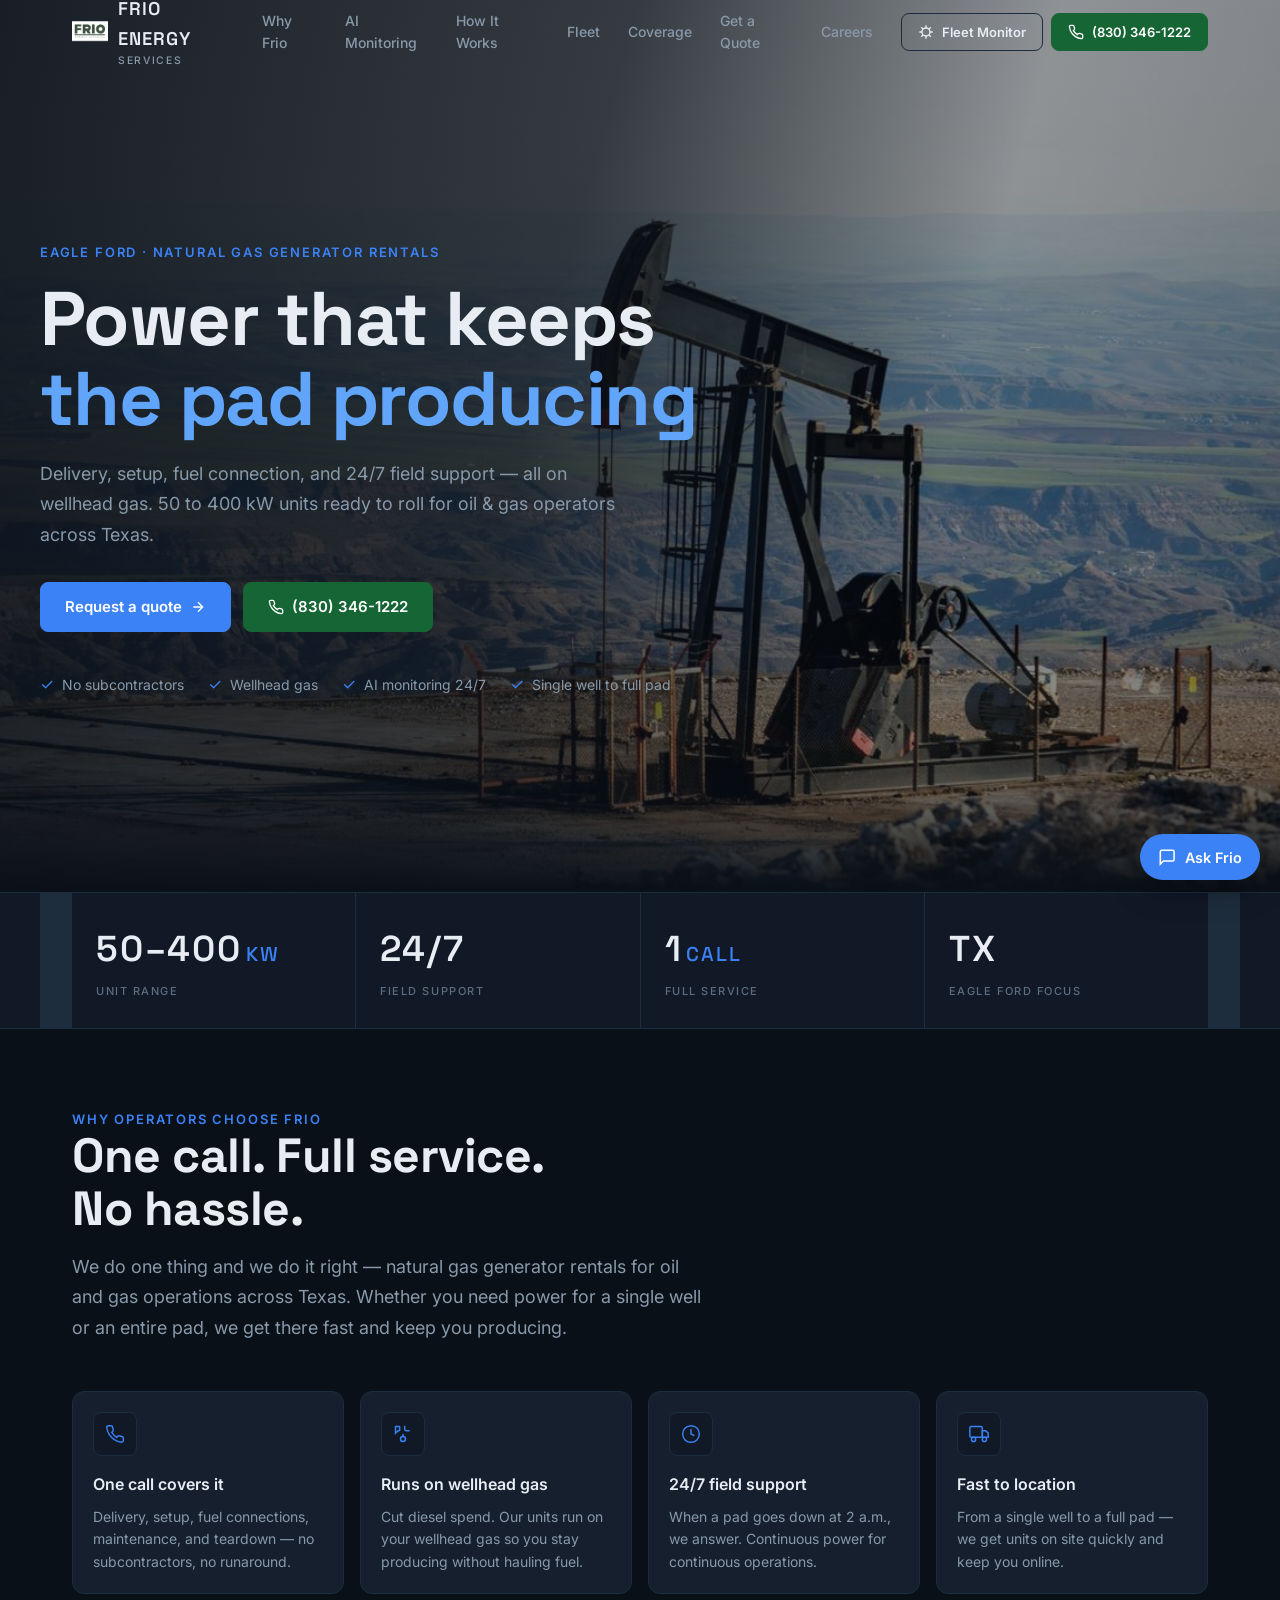
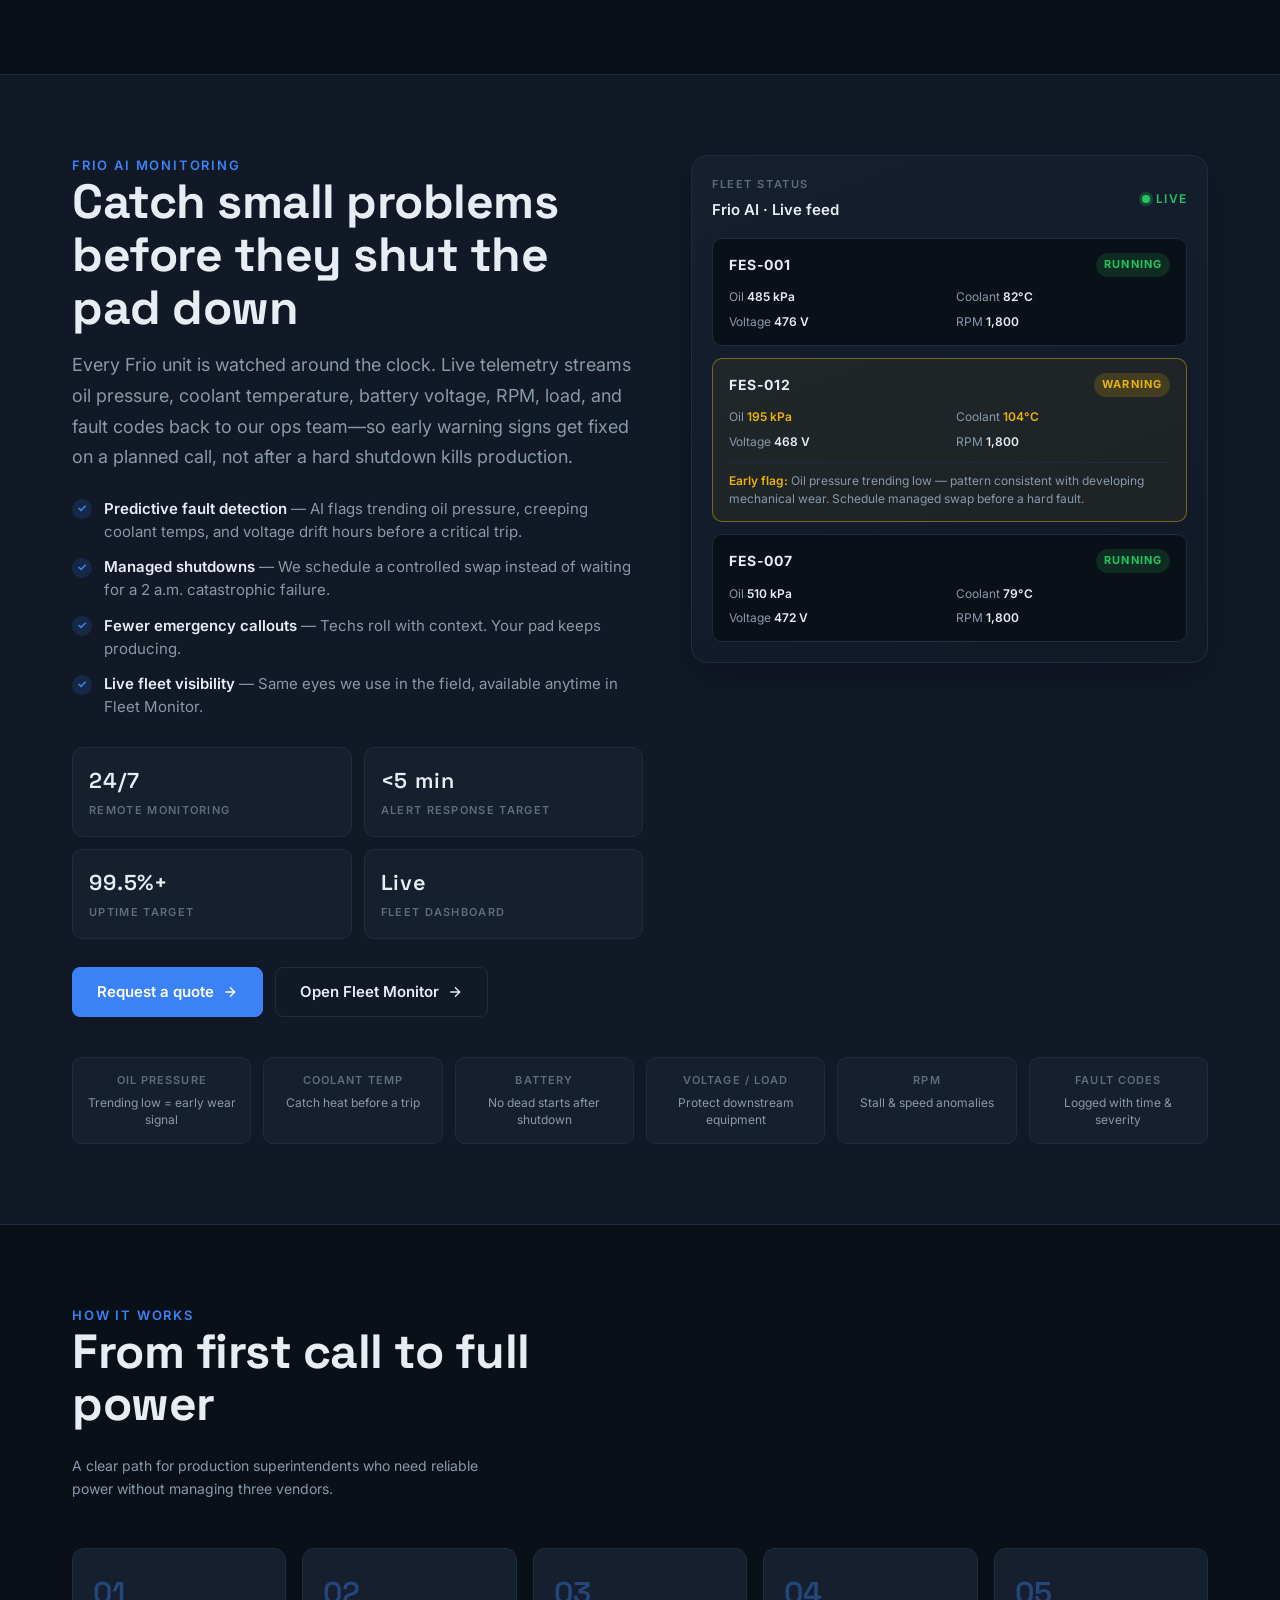
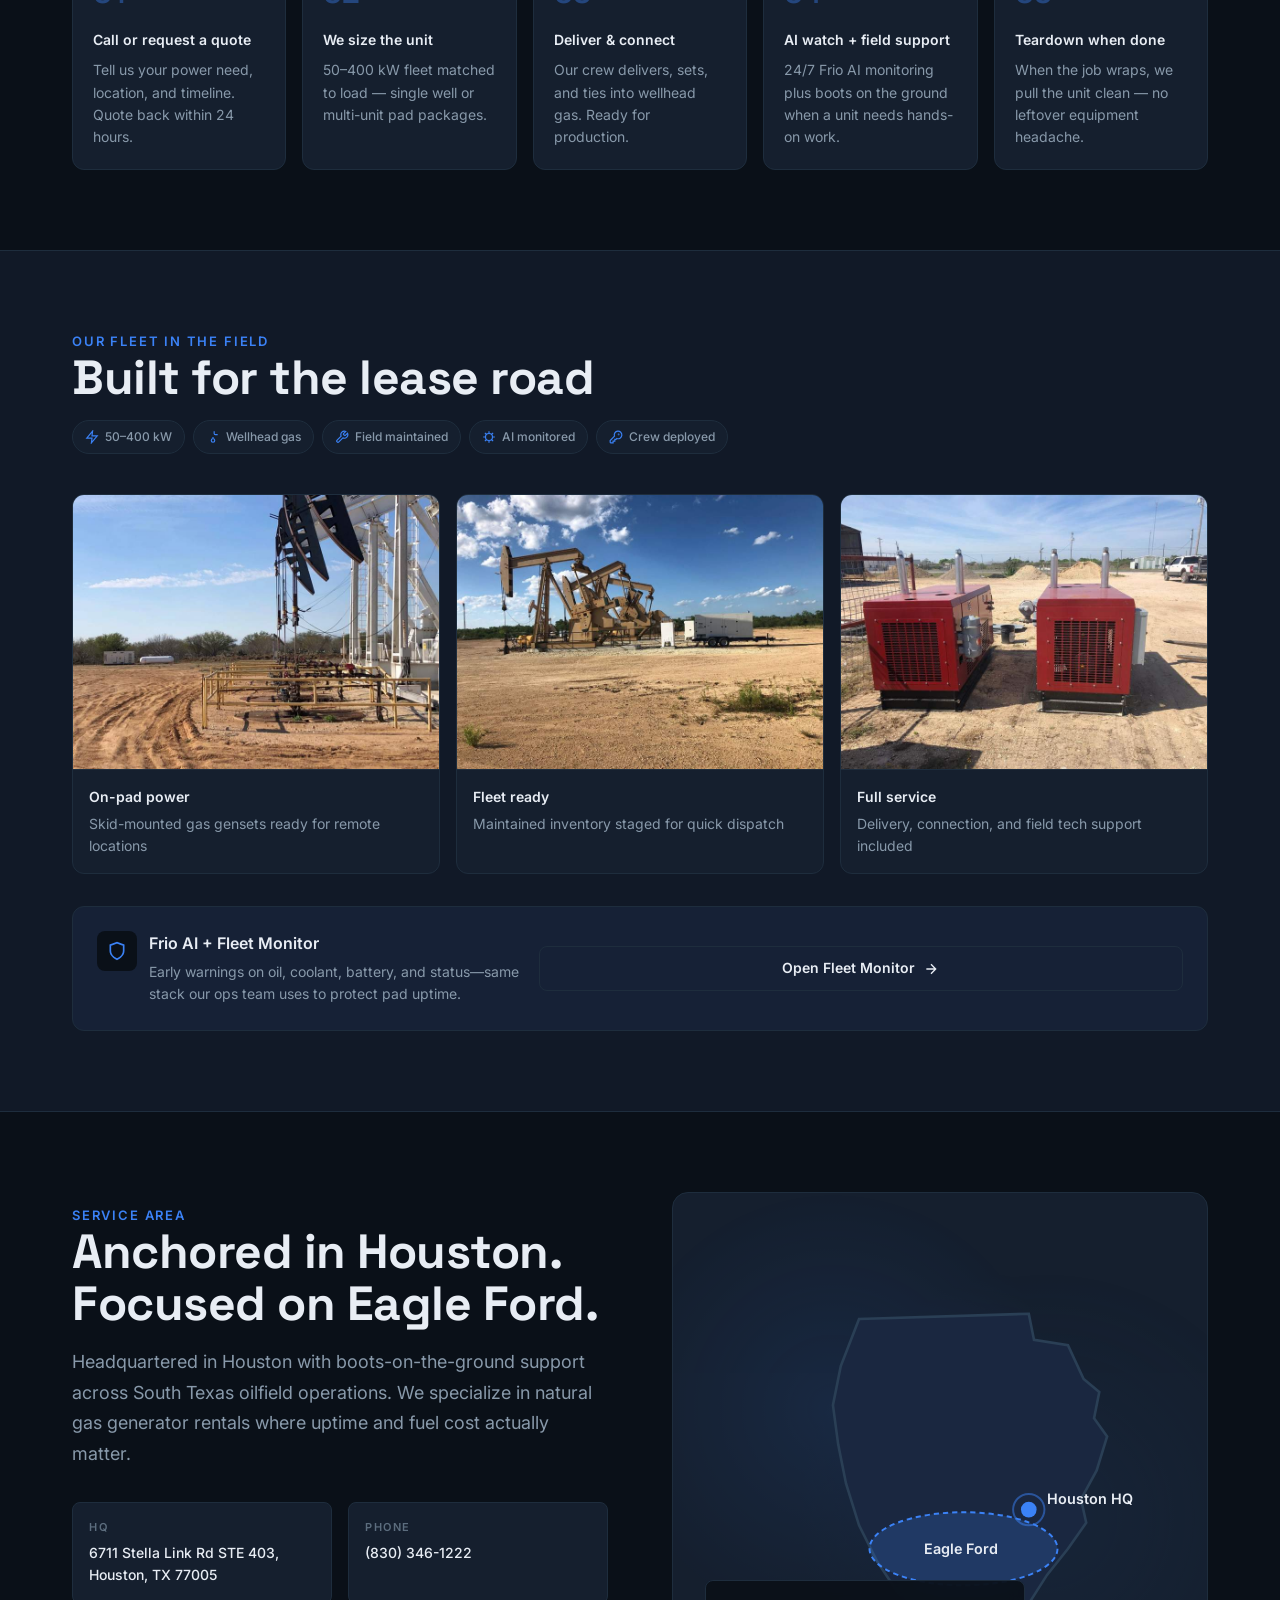
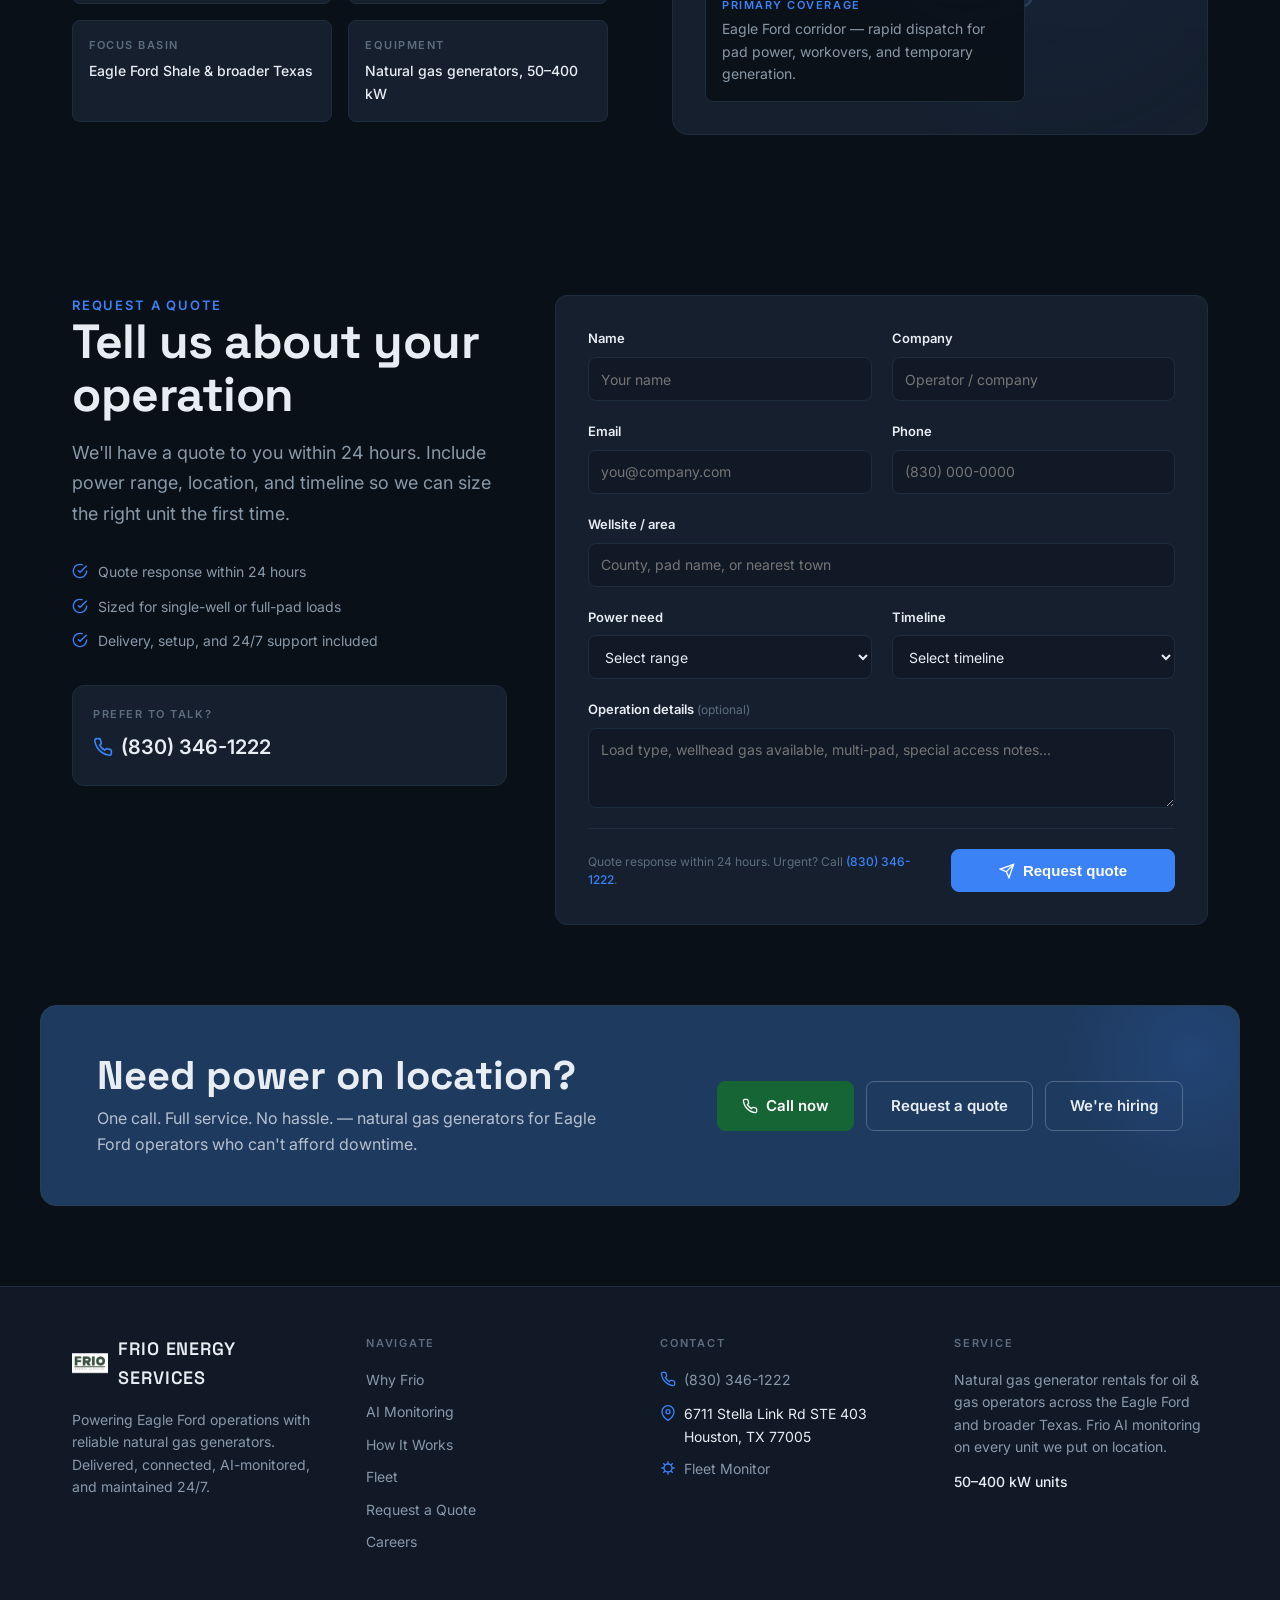
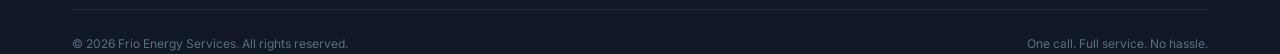
<file: index.html>
<!DOCTYPE html>
<html lang="en">
<head>
<meta charset="UTF-8">
<meta name="viewport" content="width=device-width, initial-scale=1.0">
<title>Frio Energy Services - Natural Gas Generator Rentals | Eagle Ford, Texas</title>
<meta name="description" content="Natural gas generator rentals for Eagle Ford oil & gas. 50-400 kW units with Frio AI monitoring—catch small problems before pad shutdowns. Delivery, setup, 24/7 field support.">
<link rel="canonical" href="https://frioenergyservices.com/">
<meta property="og:title" content="Frio Energy Services - Natural Gas Generator Rentals | Eagle Ford, Texas">
<meta property="og:description" content="Natural gas generator rentals with 24/7 AI monitoring. Early fault detection, fewer emergency callouts, more pad uptime. Eagle Ford & Texas.">
<meta property="og:type" content="website">
<meta property="og:url" content="https://frioenergyservices.com/">
<meta property="og:image" content="https://frioenergyservices.com/images/logo-icon.png">
<meta property="og:locale" content="en_US">
<meta name="twitter:card" content="summary">
<meta name="twitter:title" content="Frio Energy Services - Natural Gas Generator Rentals">
<meta name="twitter:description" content="Natural gas generator rentals for Eagle Ford and Texas oil & gas. 50-400 kW units. Delivery, setup, 24/7 support.">
<link rel="icon" href="/images/logo-icon.png">
<link rel="preconnect" href="https://fonts.googleapis.com">
<link href="https://fonts.googleapis.com/css2?family=Inter:wght@400;500;600;700&family=Space+Grotesk:wght@500;600;700&display=swap" rel="stylesheet">
<script type="application/ld+json">
{
  "@context": "https://schema.org",
  "@type": "LocalBusiness",
  "name": "Frio Energy Services",
  "description": "Natural gas generator rentals for oil and gas operators across Eagle Ford and Texas. Delivery, setup, fuel connection, 24/7 field support, and AI predictive monitoring. 50-400 kW units.",
  "url": "https://frioenergyservices.com/",
  "telephone": "+1-830-346-1222",
  "image": "https://frioenergyservices.com/images/logo-icon.png",
  "logo": "https://frioenergyservices.com/images/logo-icon.png",
  "address": {
    "@type": "PostalAddress",
    "streetAddress": "6711 Stella Link Rd STE 403",
    "addressLocality": "Houston",
    "addressRegion": "TX",
    "postalCode": "77005",
    "addressCountry": "US"
  },
  "areaServed": [
    {
      "@type": "Place",
      "name": "Eagle Ford Shale"
    },
    {
      "@type": "State",
      "name": "Texas"
    }
  ],
  "priceRange": "$$",
  "openingHoursSpecification": {
    "@type": "OpeningHoursSpecification",
    "dayOfWeek": [
      "Monday",
      "Tuesday",
      "Wednesday",
      "Thursday",
      "Friday",
      "Saturday",
      "Sunday"
    ],
    "opens": "00:00",
    "closes": "23:59"
  },
  "sameAs": [
    "https://tracker.frioenergyservices.com"
  ]
}
</script>
<style>
*,*::before,*::after{box-sizing:border-box;margin:0;padding:0}
:root{
--bg:#0a1018;--bg-el:#111927;--surface:#151f2e;--surface-2:#1a2740;
--border:#1e2d3d;--border-strong:#2a3f55;
--fg:#e8edf4;--muted:#8899aa;--subtle:#5c6d7e;
--accent:#3b82f6;--accent-soft:#60a5fa;
--primary:#1e3a5f;--success:#22c55e;--warn:#ef4444;
--font-sans:'Inter',system-ui,sans-serif;
--font-display:'Space Grotesk','Inter',sans-serif;
}
html{scroll-behavior:smooth}
body{font-family:var(--font-sans);background:var(--bg);color:var(--fg);line-height:1.6;-webkit-font-smoothing:antialiased}
a{color:inherit;text-decoration:none}
img{display:block;max-width:100%}
.container{max-width:1200px;margin:0 auto;padding:0 1.5rem}
@media(min-width:640px){.container{padding:0 2rem}}

/* Header */
.header{position:fixed;top:0;left:0;right:0;z-index:50;transition:background .2s,border-color .2s;border-bottom:1px solid transparent}
.header.scrolled{background:rgba(10,16,24,.95);backdrop-filter:blur(12px);border-color:var(--border)}
.header-inner{display:flex;align-items:center;justify-content:space-between;height:4rem;gap:1rem}
.logo{display:flex;align-items:center;gap:.625rem}
.logo img{height:2.25rem;width:2.25rem;border-radius:4px;object-fit:contain}
.logo-text{font-family:var(--font-display);font-size:1.15rem;font-weight:600;text-transform:uppercase;letter-spacing:.06em}
.logo-sub{font-size:.65rem;font-weight:500;text-transform:uppercase;letter-spacing:.16em;color:var(--muted);display:none}
@media(min-width:640px){.logo-sub{display:block}}
nav.desktop{display:none;align-items:center;gap:.25rem}
@media(min-width:1024px){nav.desktop{display:flex}}
nav.desktop a{padding:.5rem .75rem;font-size:.875rem;font-weight:500;color:var(--muted);border-radius:6px;transition:all .15s}
nav.desktop a:hover{background:var(--surface-2);color:var(--fg)}
.header-btns{display:none;align-items:center;gap:.5rem}
@media(min-width:768px){.header-btns{display:flex}}
.btn{display:inline-flex;align-items:center;justify-content:center;gap:.5rem;font-size:.875rem;font-weight:600;border-radius:8px;padding:.625rem 1.25rem;border:1px solid transparent;cursor:pointer;transition:all .15s;text-decoration:none;white-space:nowrap}
.btn-primary{background:var(--accent);color:#fff;border-color:var(--accent)}
.btn-primary:hover{background:#2563eb}
.btn-outline{background:transparent;color:var(--fg);border-color:var(--border)}
.btn-outline:hover{background:var(--surface-2);border-color:var(--border-strong)}
.btn-phone{background:#166534;color:#fff;border-color:#166534}
.btn-phone:hover{background:#15803d}
.btn-sm{padding:.5rem 1rem;font-size:.8125rem}
.btn-lg{padding:.75rem 1.5rem;font-size:.9375rem}
.mobile-toggle{display:flex;align-items:center;justify-content:center;width:2.75rem;height:2.75rem;border-radius:8px;border:1px solid var(--border);background:var(--surface);color:var(--fg);cursor:pointer;font-size:1.25rem}
@media(min-width:768px){.mobile-toggle{display:none}}
.mobile-nav{display:none;border-top:1px solid var(--border);background:var(--bg);padding:1rem 1.5rem}
.mobile-nav.open{display:flex;flex-direction:column;gap:.25rem}
.mobile-nav a{padding:.75rem;font-size:1rem;font-weight:500;border-radius:8px}
.mobile-nav a:hover{background:var(--surface-2)}
.mobile-cta{margin-top:.5rem;display:flex;align-items:center;justify-content:center;gap:.5rem;height:3rem;border-radius:8px;background:var(--fg);color:var(--bg);font-size:.875rem;font-weight:600}
@media(min-width:768px){.mobile-nav{display:none!important}}

/* Hero */
.hero{position:relative;min-height:min(92dvh,52rem);overflow:hidden;padding-top:4rem}
.hero-bg{position:absolute;inset:0}
.hero-bg img{width:100%;height:100%;object-fit:cover;object-position:center}
.hero-overlay{position:absolute;inset:0;background:linear-gradient(105deg,rgba(10,16,24,.94) 0%,rgba(10,16,24,.82) 42%,rgba(10,16,24,.45) 70%,rgba(10,16,24,.55) 100%)}
.hero-fade{position:absolute;left:0;right:0;bottom:0;height:8rem;background:linear-gradient(to top,var(--bg),transparent)}
.hero-content{position:relative;display:flex;flex-direction:column;justify-content:center;min-height:min(92dvh,52rem);padding:4rem 0 5rem}
.eyebrow{font-size:.8125rem;font-weight:600;text-transform:uppercase;letter-spacing:.14em;color:var(--accent)}
.hero h1{font-family:var(--font-display);font-size:clamp(2.5rem,7vw,4.75rem);font-weight:700;line-height:1.05;margin-top:1rem;letter-spacing:-.02em}
.hero h1 span{color:var(--accent-soft)}
.hero p.sub{margin-top:1.25rem;max-width:36rem;font-size:1rem;line-height:1.7;color:var(--muted)}
@media(min-width:640px){.hero p.sub{font-size:1.125rem}}
.hero-btns{margin-top:2rem;display:flex;flex-direction:column;gap:.75rem}
@media(min-width:640px){.hero-btns{flex-direction:row;align-items:center}}
.hero-checks{margin-top:2.5rem;display:flex;flex-wrap:wrap;gap:1.5rem;list-style:none;font-size:.875rem;color:var(--muted)}
.hero-checks li{display:inline-flex;align-items:center;gap:.5rem}
.check-icon{color:var(--accent);font-size:1rem}

/* Stats */
.stats{border-top:1px solid var(--border);border-bottom:1px solid var(--border);background:var(--bg-el)}
.stats-grid{display:grid;grid-template-columns:1fr 1fr;gap:1px;background:var(--border)}
@media(min-width:640px){.stats-grid{grid-template-columns:repeat(4,1fr)}}
.stat{background:var(--bg-el);padding:1.5rem 1rem;display:flex;flex-direction:column;justify-content:center}
@media(min-width:640px){.stat{padding:1.75rem 1.5rem}}
.stat-val{font-family:var(--font-display);font-size:1.875rem;font-weight:600;text-transform:uppercase;letter-spacing:.05em}
@media(min-width:640px){.stat-val{font-size:2.25rem}}
.stat-unit{font-size:1rem;font-weight:500;color:var(--accent);margin-left:.25rem}
@media(min-width:640px){.stat-unit{font-size:1.25rem}}
.stat-label{margin-top:.25rem;font-size:.6875rem;font-weight:500;text-transform:uppercase;letter-spacing:.14em;color:var(--subtle)}

/* Section styles */
.section{padding:4rem 0}
@media(min-width:640px){.section{padding:5rem 0}}
.section-alt{background:var(--bg-el);border-top:1px solid var(--border);border-bottom:1px solid var(--border)}
.heading{font-family:var(--font-display);font-size:clamp(2rem,4vw,3rem);font-weight:700;line-height:1.1;letter-spacing:-.01em}
.section-text{margin-top:1rem;font-size:1rem;line-height:1.7;color:var(--muted);max-width:40rem}
@media(min-width:640px){.section-text{font-size:1.125rem}}

/* Cards grid */
.cards{margin-top:3rem;display:grid;gap:1rem}
@media(min-width:640px){.cards{grid-template-columns:1fr 1fr}}
@media(min-width:1024px){.cards.four{grid-template-columns:repeat(4,1fr)}}
@media(min-width:1024px){.cards.five{grid-template-columns:repeat(5,1fr)}}
.card{border:1px solid var(--border);border-radius:12px;background:var(--surface);padding:1.25rem;transition:border-color .15s}
.card:hover{border-color:var(--border-strong)}
.card-icon{width:2.75rem;height:2.75rem;display:flex;align-items:center;justify-content:center;border-radius:8px;border:1px solid var(--border);background:var(--bg-el);color:var(--accent);margin-bottom:1rem;font-size:1.25rem;transition:border-color .15s}
.card:hover .card-icon{border-color:rgba(59,130,246,.4)}
.card h3{font-size:1rem;font-weight:600}
.card p{margin-top:.5rem;font-size:.875rem;line-height:1.6;color:var(--muted)}
.step-num{font-family:var(--font-display);font-size:1.875rem;font-weight:600;color:rgba(59,130,246,.4)}
.step h3{margin-top:.75rem;font-size:.875rem;font-weight:600}

/* Fleet */
.fleet-chips{display:flex;flex-wrap:wrap;gap:.5rem}
.chip{display:inline-flex;align-items:center;gap:.375rem;border:1px solid var(--border);background:var(--surface);border-radius:9999px;padding:.375rem .75rem;font-size:.75rem;font-weight:500;color:var(--muted)}
.chip svg{width:.875rem;height:.875rem;color:var(--accent)}
.fleet-grid{margin-top:2.5rem;display:grid;gap:1rem}
@media(min-width:768px){.fleet-grid{grid-template-columns:repeat(3,1fr)}}
.fleet-card{border:1px solid var(--border);border-radius:12px;background:var(--surface);overflow:hidden}
.fleet-card .img-wrap{aspect-ratio:4/3;overflow:hidden}
.fleet-card img{width:100%;height:100%;object-fit:cover;transition:transform .5s}
.fleet-card:hover img{transform:scale(1.03)}
.fleet-card figcaption{border-top:1px solid var(--border);padding:1rem}
.fleet-card figcaption .title{font-size:.875rem;font-weight:600}
.fleet-card figcaption .detail{margin-top:.25rem;font-size:.875rem;color:var(--muted)}
.fleet-banner{margin-top:2rem;display:flex;flex-direction:column;gap:1rem;border:1px solid var(--border);border-radius:12px;background:rgba(26,39,64,.6);padding:1.25rem}
@media(min-width:640px){.fleet-banner{flex-direction:row;align-items:center;justify-content:space-between;padding:1.5rem}}
.fleet-banner-left{display:flex;align-items:flex-start;gap:.75rem}
.fleet-banner-icon{width:2.5rem;height:2.5rem;flex-shrink:0;display:flex;align-items:center;justify-content:center;border-radius:8px;background:var(--bg);color:var(--accent);font-size:1.25rem}

/* AI Monitoring section */
.monitor-layout{display:grid;gap:2.5rem;align-items:start}
@media(min-width:1024px){.monitor-layout{grid-template-columns:1.05fr .95fr;gap:3rem}}
.monitor-proof{display:grid;grid-template-columns:1fr 1fr;gap:.75rem;margin-top:1.75rem}
.monitor-proof-item{border:1px solid var(--border);border-radius:10px;background:var(--surface);padding:1rem}
.monitor-proof-item .val{font-family:var(--font-display);font-size:1.35rem;font-weight:600;letter-spacing:.04em;color:var(--fg)}
.monitor-proof-item .lab{margin-top:.25rem;font-size:.6875rem;font-weight:600;text-transform:uppercase;letter-spacing:.12em;color:var(--subtle)}
.monitor-list{margin-top:1.5rem;list-style:none;display:flex;flex-direction:column;gap:.75rem}
.monitor-list li{display:flex;align-items:flex-start;gap:.75rem;font-size:.9375rem;line-height:1.55;color:var(--muted)}
.monitor-list li strong{color:var(--fg);font-weight:600}
.monitor-list .tick{flex-shrink:0;width:1.25rem;height:1.25rem;margin-top:.15rem;border-radius:9999px;background:rgba(59,130,246,.15);color:var(--accent);display:flex;align-items:center;justify-content:center;font-size:.7rem;font-weight:700}
.monitor-panel{border:1px solid var(--border);border-radius:16px;background:linear-gradient(160deg,var(--surface) 0%,var(--bg-el) 100%);padding:1.25rem;box-shadow:0 12px 40px rgba(0,0,0,.25)}
.monitor-panel-head{display:flex;align-items:center;justify-content:space-between;gap:1rem;margin-bottom:1rem}
.monitor-panel-head .live{display:inline-flex;align-items:center;gap:.4rem;font-size:.75rem;font-weight:600;color:var(--success);text-transform:uppercase;letter-spacing:.1em}
.monitor-panel-head .live::before{content:'';width:.5rem;height:.5rem;border-radius:50%;background:var(--success);box-shadow:0 0 0 3px rgba(34,197,94,.25);animation:pulse-dot 1.5s ease infinite}
@keyframes pulse-dot{0%,100%{opacity:1}50%{opacity:.45}}
.monitor-units{display:grid;gap:.75rem}
.monitor-unit{border:1px solid var(--border);border-radius:10px;background:var(--bg);padding:.875rem 1rem}
.monitor-unit.warn{border-color:rgba(234,179,8,.45);background:rgba(234,179,8,.06)}
.monitor-unit .u-top{display:flex;justify-content:space-between;align-items:center;gap:.5rem}
.monitor-unit .u-id{font-weight:700;font-size:.875rem;letter-spacing:.04em}
.monitor-unit .u-status{font-size:.6875rem;font-weight:700;text-transform:uppercase;letter-spacing:.1em;padding:.2rem .5rem;border-radius:9999px}
.monitor-unit .u-status.ok{background:rgba(34,197,94,.15);color:var(--success)}
.monitor-unit .u-status.warn{background:rgba(234,179,8,.18);color:#eab308}
.monitor-unit .u-metrics{margin-top:.65rem;display:grid;grid-template-columns:1fr 1fr;gap:.35rem .75rem;font-size:.75rem;color:var(--muted)}
.monitor-unit .u-metrics span{color:var(--fg);font-weight:600}
.monitor-unit .u-note{margin-top:.65rem;font-size:.75rem;line-height:1.45;color:var(--muted);border-top:1px solid var(--border);padding-top:.6rem}
.monitor-unit .u-note em{font-style:normal;color:#eab308;font-weight:600}
.monitor-ctas{margin-top:1.75rem;display:flex;flex-direction:column;gap:.75rem}
@media(min-width:640px){.monitor-ctas{flex-direction:row;flex-wrap:wrap}}
.monitor-track{margin-top:2.5rem;display:grid;gap:.75rem}
@media(min-width:640px){.monitor-track{grid-template-columns:repeat(3,1fr)}}
@media(min-width:1024px){.monitor-track{grid-template-columns:repeat(6,1fr)}}
.monitor-track .t-item{border:1px solid var(--border);border-radius:10px;background:var(--surface);padding:.875rem;text-align:center}
.monitor-track .t-item .t-label{font-size:.6875rem;font-weight:600;text-transform:uppercase;letter-spacing:.1em;color:var(--subtle)}
.monitor-track .t-item .t-desc{margin-top:.35rem;font-size:.75rem;line-height:1.4;color:var(--muted)}

/* Coverage */
.coverage-grid{display:grid;gap:2.5rem;align-items:center}
@media(min-width:1024px){.coverage-grid{grid-template-columns:1fr 1fr;gap:4rem}}
.info-cards{margin-top:2rem;display:grid;gap:1rem;grid-template-columns:1fr 1fr}
.info-card{border:1px solid var(--border);border-radius:8px;background:var(--surface);padding:1rem}
.info-card dt{font-size:.6875rem;font-weight:600;text-transform:uppercase;letter-spacing:.14em;color:var(--subtle)}
.info-card dd{margin-top:.375rem;font-size:.875rem;font-weight:500}
.map-wrap{position:relative;border:1px solid var(--border);border-radius:16px;background:var(--surface);overflow:hidden}
.map-bg{position:absolute;inset:0;opacity:.4;background:radial-gradient(circle at 30% 40%,rgba(59,130,246,.25),transparent 45%),radial-gradient(circle at 70% 60%,rgba(30,58,95,.5),transparent 50%)}
.map-inner{position:relative;aspect-ratio:1;padding:1.5rem}
@media(min-width:640px){.map-inner{padding:2rem}}
.map-label{position:absolute;bottom:1.5rem;left:1.5rem;right:1.5rem;border:1px solid var(--border);border-radius:8px;background:rgba(10,16,24,.9);backdrop-filter:blur(8px);padding:1rem}
@media(min-width:640px){.map-label{bottom:2rem;left:2rem;right:auto;max-width:20rem}}

/* Quote */
.quote-grid{display:grid;gap:2.5rem}
@media(min-width:1024px){.quote-grid{grid-template-columns:2fr 3fr;gap:3rem}}
.quote-info ul{margin-top:2rem;list-style:none;display:flex;flex-direction:column;gap:.75rem}
.quote-info li{display:flex;align-items:flex-start;gap:.625rem;font-size:.875rem;color:var(--muted)}
.quote-info li svg{margin-top:.125rem;flex-shrink:0;color:var(--accent)}
.phone-box{margin-top:2rem;border:1px solid var(--border);border-radius:12px;background:var(--surface);padding:1.25rem}
.phone-box .label{font-size:.6875rem;font-weight:600;text-transform:uppercase;letter-spacing:.14em;color:var(--subtle)}
.phone-box a{margin-top:.5rem;display:inline-flex;align-items:center;gap:.5rem;font-size:1.25rem;font-weight:600;transition:color .15s}
.phone-box a:hover{color:var(--accent)}
.quote-form{border:1px solid var(--border);border-radius:12px;background:var(--surface);padding:1.5rem}
@media(min-width:640px){.quote-form{padding:2rem}}
.form-grid{display:grid;gap:1.25rem}
@media(min-width:640px){.form-grid{grid-template-columns:1fr 1fr}}
.form-group{display:flex;flex-direction:column;gap:.5rem}
.form-group.full{grid-column:1/-1}
.form-group label{font-size:.8125rem;font-weight:600}
.form-group .optional{font-size:.75rem;font-weight:400;color:var(--subtle)}
.form-group input,.form-group select,.form-group textarea{height:2.75rem;width:100%;border:1px solid var(--border);border-radius:8px;background:var(--bg-el);padding:0 .75rem;font-size:.875rem;color:var(--fg);font-family:inherit;outline:none;transition:border-color .15s}
.form-group input:focus,.form-group select:focus,.form-group textarea:focus{border-color:var(--accent)}
.form-group textarea{height:auto;min-height:5rem;padding:.75rem;resize:vertical}
.form-footer{display:flex;flex-direction:column;gap:.75rem;border-top:1px solid var(--border);padding-top:1.25rem;margin-top:1.25rem}
@media(min-width:640px){.form-footer{flex-direction:row;align-items:center;justify-content:space-between}}
.form-footer p{font-size:.75rem;color:var(--subtle);line-height:1.5}
.form-footer a{color:var(--accent);font-weight:500}
.form-footer a:hover{text-decoration:underline}

/* CTA Band */
.cta-band{padding:0 1.5rem 4rem}
@media(min-width:640px){.cta-band{padding:0 2rem 5rem}}
.cta-inner{max-width:1200px;margin:0 auto;border:1px solid var(--border-strong);border-radius:16px;background:var(--primary);position:relative;overflow:hidden}
.cta-glow{position:absolute;top:-5rem;right:-5rem;width:16rem;height:16rem;border-radius:50%;background:radial-gradient(circle,rgba(59,130,246,.5),transparent 70%);opacity:.3;pointer-events:none}
.cta-content{position:relative;padding:2.5rem 1.5rem;display:flex;flex-direction:column;gap:1.5rem}
@media(min-width:640px){.cta-content{padding:3rem 2.5rem}}
@media(min-width:1024px){.cta-content{flex-direction:row;align-items:center;justify-content:space-between;padding:3rem 3.5rem}}
.cta-content h2{font-family:var(--font-display);font-size:clamp(1.75rem,3.5vw,2.5rem);font-weight:700;line-height:1.1}
.cta-content p{margin-top:.5rem;font-size:.875rem;line-height:1.6;color:rgba(232,237,244,.75);max-width:32rem}
@media(min-width:640px){.cta-content p{font-size:1rem}}
.cta-btns{display:flex;flex-direction:column;gap:.75rem}
@media(min-width:640px){.cta-btns{flex-direction:row}}
.btn-cta-outline{background:transparent;color:var(--fg);border-color:rgba(232,237,244,.25)}
.btn-cta-outline:hover{background:rgba(232,237,244,.1)}

/* Footer */
footer{border-top:1px solid var(--border);background:var(--bg-el)}
.footer-grid{display:grid;gap:2.5rem;padding:3rem 0}
@media(min-width:640px){.footer-grid{grid-template-columns:1fr 1fr}}
@media(min-width:1024px){.footer-grid{grid-template-columns:1fr 1fr 1fr 1fr}}
.footer-brand p{margin-top:1rem;max-width:24rem;font-size:.875rem;line-height:1.6;color:var(--muted)}
.footer-col h3{font-size:.6875rem;font-weight:600;text-transform:uppercase;letter-spacing:.16em;color:var(--subtle)}
.footer-col ul{margin-top:1rem;list-style:none;display:flex;flex-direction:column;gap:.625rem;font-size:.875rem}
.footer-col a{color:var(--muted);transition:color .15s}
.footer-col a:hover{color:var(--fg)}
.footer-col li .icon-text{display:inline-flex;align-items:flex-start;gap:.5rem}
.footer-col li .icon-text svg{margin-top:.125rem;flex-shrink:0;color:var(--accent)}
.footer-bottom{display:flex;flex-direction:column;gap:.75rem;border-top:1px solid var(--border);padding-top:1.5rem;margin-top:.5rem;font-size:.75rem;color:var(--subtle)}
@media(min-width:640px){.footer-bottom{flex-direction:row;justify-content:space-between;align-items:center}}

/* SVG icons inline */
.icon{display:inline-block;width:1rem;height:1rem;vertical-align:middle}
.icon-lg{width:1.25rem;height:1.25rem}

/* Scroll margin for sections */
section[id]{scroll-margin-top:5rem}
</style>
</head>
<body>

<!-- Header -->
<header class="header" id="site-header">
<div class="container header-inner">
  <a href="#top" class="logo">
    <img src="/images/logo-icon.png" alt="Frio Energy Services" width="40" height="40">
    <div>
      <div class="logo-text">Frio Energy</div>
      <div class="logo-sub">Services</div>
    </div>
  </a>
  <nav class="desktop">
    <a href="#why">Why Frio</a>
    <a href="#monitoring">AI Monitoring</a>
    <a href="#process">How It Works</a>
    <a href="#fleet">Fleet</a>
    <a href="#coverage">Coverage</a>
    <a href="#quote">Get a Quote</a>
    <a href="/careers.html">Careers</a>
  </nav>
  <div class="header-btns">
    <a href="https://tracker.frioenergyservices.com" target="_blank" class="btn btn-outline btn-sm">
      <svg class="icon" fill="none" stroke="currentColor" stroke-width="2" viewBox="0 0 24 24"><circle cx="12" cy="12" r="6"/><path d="M12 2v4M12 18v4M4.93 4.93l2.83 2.83M16.24 16.24l2.83 2.83M2 12h4M18 12h4M4.93 19.07l2.83-2.83M16.24 7.76l2.83-2.83"/></svg>
      Fleet Monitor
    </a>
    <a href="tel:+18303461222" class="btn btn-phone btn-sm">
      <svg class="icon" fill="none" stroke="currentColor" stroke-width="2" viewBox="0 0 24 24"><path d="M22 16.92v3a2 2 0 01-2.18 2 19.79 19.79 0 01-8.63-3.07 19.5 19.5 0 01-6-6 19.79 19.79 0 01-3.07-8.67A2 2 0 014.11 2h3a2 2 0 012 1.72c.127.96.361 1.903.7 2.81a2 2 0 01-.45 2.11L8.09 9.91a16 16 0 006 6l1.27-1.27a2 2 0 012.11-.45c.907.339 1.85.573 2.81.7A2 2 0 0122 16.92z"/></svg>
      (830) 346-1222
    </a>
  </div>
  <button class="mobile-toggle" onclick="document.getElementById('mobile-nav').classList.toggle('open')" aria-label="Menu">&#9776;</button>
</div>
<div id="mobile-nav" class="mobile-nav">
  <a href="#why" onclick="closeMobile()">Why Frio</a>
  <a href="#monitoring" onclick="closeMobile()">AI Monitoring</a>
  <a href="#process" onclick="closeMobile()">How It Works</a>
  <a href="#fleet" onclick="closeMobile()">Fleet</a>
  <a href="#coverage" onclick="closeMobile()">Coverage</a>
  <a href="#quote" onclick="closeMobile()">Get a Quote</a>
  <a href="/careers.html" onclick="closeMobile()">Careers</a>
  <a href="https://tracker.frioenergyservices.com" target="_blank" onclick="closeMobile()" style="color:var(--muted)">Fleet Monitor</a>
  <a href="tel:+18303461222" class="mobile-cta" onclick="closeMobile()">
    <svg class="icon" fill="none" stroke="currentColor" stroke-width="2" viewBox="0 0 24 24"><path d="M22 16.92v3a2 2 0 01-2.18 2 19.79 19.79 0 01-8.63-3.07 19.5 19.5 0 01-6-6 19.79 19.79 0 01-3.07-8.67A2 2 0 014.11 2h3a2 2 0 012 1.72c.127.96.361 1.903.7 2.81a2 2 0 01-.45 2.11L8.09 9.91a16 16 0 006 6l1.27-1.27a2 2 0 012.11-.45c.907.339 1.85.573 2.81.7A2 2 0 0122 16.92z"/></svg>
    Call (830) 346-1222
  </a>
</div>
</header>

<!-- Hero -->
<section class="hero" id="top">
<div class="hero-bg"><img src="/images/hero.jpg" alt="Oil and gas operations at dusk" fetchpriority="high"></div>
<div class="hero-overlay"></div>
<div class="hero-fade"></div>
<div class="container hero-content">
  <div style="max-width:42rem">
    <p class="eyebrow">Eagle Ford &middot; Natural gas generator rentals</p>
    <h1>Power that keeps<br><span>the pad producing</span></h1>
    <p class="sub">Delivery, setup, fuel connection, and 24/7 field support &mdash; all on wellhead gas. 50 to 400&nbsp;kW units ready to roll for oil &amp; gas operators across Texas.</p>
    <div class="hero-btns">
      <a href="#quote" class="btn btn-primary btn-lg">Request a quote <svg class="icon" fill="none" stroke="currentColor" stroke-width="2" viewBox="0 0 24 24"><path d="M5 12h14M12 5l7 7-7 7"/></svg></a>
      <a href="tel:+18303461222" class="btn btn-phone btn-lg"><svg class="icon" fill="none" stroke="currentColor" stroke-width="2" viewBox="0 0 24 24"><path d="M22 16.92v3a2 2 0 01-2.18 2 19.79 19.79 0 01-8.63-3.07 19.5 19.5 0 01-6-6 19.79 19.79 0 01-3.07-8.67A2 2 0 014.11 2h3a2 2 0 012 1.72c.127.96.361 1.903.7 2.81a2 2 0 01-.45 2.11L8.09 9.91a16 16 0 006 6l1.27-1.27a2 2 0 012.11-.45c.907.339 1.85.573 2.81.7A2 2 0 0122 16.92z"/></svg> (830) 346-1222</a>
    </div>
    <ul class="hero-checks">
      <li><span class="check-icon">&#10003;</span> No subcontractors</li>
      <li><span class="check-icon">&#10003;</span> Wellhead gas</li>
      <li><span class="check-icon">&#10003;</span> AI monitoring 24/7</li>
      <li><span class="check-icon">&#10003;</span> Single well to full pad</li>
    </ul>
  </div>
</div>
</section>

<!-- Stats -->
<section class="stats">
<div class="container stats-grid">
  <div class="stat"><div class="stat-val">50&ndash;400<span class="stat-unit">kW</span></div><div class="stat-label">Unit range</div></div>
  <div class="stat"><div class="stat-val">24/7</div><div class="stat-label">Field support</div></div>
  <div class="stat"><div class="stat-val">1<span class="stat-unit">call</span></div><div class="stat-label">Full service</div></div>
  <div class="stat"><div class="stat-val">TX</div><div class="stat-label">Eagle Ford focus</div></div>
</div>
</section>

<!-- Why Frio -->
<section id="why" class="section">
<div class="container">
  <div style="max-width:42rem">
    <p class="eyebrow">Why operators choose Frio</p>
    <h2 class="heading">One call. Full service.<br>No hassle.</h2>
    <p class="section-text">We do one thing and we do it right &mdash; natural gas generator rentals for oil and gas operations across Texas. Whether you need power for a single well or an entire pad, we get there fast and keep you producing.</p>
  </div>
  <div class="cards four">
    <article class="card">
      <div class="card-icon"><svg class="icon-lg" fill="none" stroke="currentColor" stroke-width="1.75" viewBox="0 0 24 24"><path d="M22 16.92v3a2 2 0 01-2.18 2 19.79 19.79 0 01-8.63-3.07 19.5 19.5 0 01-6-6 19.79 19.79 0 01-3.07-8.67A2 2 0 014.11 2h3a2 2 0 012 1.72c.127.96.361 1.903.7 2.81a2 2 0 01-.45 2.11L8.09 9.91a16 16 0 006 6l1.27-1.27a2 2 0 012.11-.45c.907.339 1.85.573 2.81.7A2 2 0 0122 16.92z"/></svg></div>
      <h3>One call covers it</h3>
      <p>Delivery, setup, fuel connections, maintenance, and teardown &mdash; no subcontractors, no runaround.</p>
    </article>
    <article class="card">
      <div class="card-icon"><svg class="icon-lg" fill="none" stroke="currentColor" stroke-width="1.75" viewBox="0 0 24 24"><path d="M14 2v4a2 2 0 002 2h4"/><path d="M3 3.5A.5.5 0 013.5 3h4a.5.5 0 01.5.5v4a.5.5 0 01-.5.5H6l-3 3V3.5z"/><circle cx="12" cy="18" r="3"/><path d="M12 15v-3"/></svg></div>
      <h3>Runs on wellhead gas</h3>
      <p>Cut diesel spend. Our units run on your wellhead gas so you stay producing without hauling fuel.</p>
    </article>
    <article class="card">
      <div class="card-icon"><svg class="icon-lg" fill="none" stroke="currentColor" stroke-width="1.75" viewBox="0 0 24 24"><circle cx="12" cy="12" r="10"/><polyline points="12 6 12 12 16 14"/></svg></div>
      <h3>24/7 field support</h3>
      <p>When a pad goes down at 2 a.m., we answer. Continuous power for continuous operations.</p>
    </article>
    <article class="card">
      <div class="card-icon"><svg class="icon-lg" fill="none" stroke="currentColor" stroke-width="1.75" viewBox="0 0 24 24"><rect x="1" y="3" width="15" height="13" rx="2"/><polygon points="16 8 20 8 23 11 23 16 16 16 16 8"/><circle cx="5.5" cy="18.5" r="2.5"/><circle cx="18.5" cy="18.5" r="2.5"/></svg></div>
      <h3>Fast to location</h3>
      <p>From a single well to a full pad &mdash; we get units on site quickly and keep you online.</p>
    </article>
  </div>
</div>
</section>

<!-- AI Monitoring -->
<section id="monitoring" class="section section-alt">
<div class="container">
  <div class="monitor-layout">
    <div>
      <p class="eyebrow">Frio AI monitoring</p>
      <h2 class="heading">Catch small problems<br>before they shut the pad down</h2>
      <p class="section-text">Every Frio unit is watched around the clock. Live telemetry streams oil pressure, coolant temperature, battery voltage, RPM, load, and fault codes back to our ops team&mdash;so early warning signs get fixed on a planned call, not after a hard shutdown kills production.</p>
      <ul class="monitor-list">
        <li><span class="tick">&#10003;</span><span><strong>Predictive fault detection</strong> &mdash; AI flags trending oil pressure, creeping coolant temps, and voltage drift hours before a critical trip.</span></li>
        <li><span class="tick">&#10003;</span><span><strong>Managed shutdowns</strong> &mdash; We schedule a controlled swap instead of waiting for a 2&nbsp;a.m. catastrophic failure.</span></li>
        <li><span class="tick">&#10003;</span><span><strong>Fewer emergency callouts</strong> &mdash; Techs roll with context. Your pad keeps producing.</span></li>
        <li><span class="tick">&#10003;</span><span><strong>Live fleet visibility</strong> &mdash; Same eyes we use in the field, available anytime in Fleet Monitor.</span></li>
      </ul>
      <div class="monitor-proof">
        <div class="monitor-proof-item"><div class="val">24/7</div><div class="lab">Remote monitoring</div></div>
        <div class="monitor-proof-item"><div class="val">&lt;5 min</div><div class="lab">Alert response target</div></div>
        <div class="monitor-proof-item"><div class="val">99.5%+</div><div class="lab">Uptime target</div></div>
        <div class="monitor-proof-item"><div class="val">Live</div><div class="lab">Fleet dashboard</div></div>
      </div>
      <div class="monitor-ctas">
        <a href="#quote" class="btn btn-primary btn-lg">Request a quote <svg class="icon" fill="none" stroke="currentColor" stroke-width="2" viewBox="0 0 24 24"><path d="M5 12h14M12 5l7 7-7 7"/></svg></a>
        <a href="https://tracker.frioenergyservices.com" target="_blank" rel="noopener" class="btn btn-outline btn-lg">Open Fleet Monitor <svg class="icon" fill="none" stroke="currentColor" stroke-width="2" viewBox="0 0 24 24"><path d="M5 12h14M12 5l7 7-7 7"/></svg></a>
      </div>
    </div>
    <div class="monitor-panel" aria-hidden="true">
      <div class="monitor-panel-head">
        <div>
          <p style="font-size:.6875rem;font-weight:600;text-transform:uppercase;letter-spacing:.14em;color:var(--subtle)">Fleet status</p>
          <p style="margin-top:.25rem;font-weight:600;font-size:.9375rem">Frio AI &middot; Live feed</p>
        </div>
        <span class="live">Live</span>
      </div>
      <div class="monitor-units">
        <div class="monitor-unit">
          <div class="u-top">
            <span class="u-id">FES-001</span>
            <span class="u-status ok">Running</span>
          </div>
          <div class="u-metrics">
            <div>Oil <span>485 kPa</span></div>
            <div>Coolant <span>82&deg;C</span></div>
            <div>Voltage <span>476 V</span></div>
            <div>RPM <span>1,800</span></div>
          </div>
        </div>
        <div class="monitor-unit warn">
          <div class="u-top">
            <span class="u-id">FES-012</span>
            <span class="u-status warn">Warning</span>
          </div>
          <div class="u-metrics">
            <div>Oil <span style="color:#eab308">195 kPa</span></div>
            <div>Coolant <span style="color:#eab308">104&deg;C</span></div>
            <div>Voltage <span>468 V</span></div>
            <div>RPM <span>1,800</span></div>
          </div>
          <p class="u-note"><em>Early flag:</em> Oil pressure trending low &mdash; pattern consistent with developing mechanical wear. Schedule managed swap before a hard fault.</p>
        </div>
        <div class="monitor-unit">
          <div class="u-top">
            <span class="u-id">FES-007</span>
            <span class="u-status ok">Running</span>
          </div>
          <div class="u-metrics">
            <div>Oil <span>510 kPa</span></div>
            <div>Coolant <span>79&deg;C</span></div>
            <div>Voltage <span>472 V</span></div>
            <div>RPM <span>1,800</span></div>
          </div>
        </div>
      </div>
    </div>
  </div>
  <div class="monitor-track">
    <div class="t-item"><div class="t-label">Oil pressure</div><div class="t-desc">Trending low = early wear signal</div></div>
    <div class="t-item"><div class="t-label">Coolant temp</div><div class="t-desc">Catch heat before a trip</div></div>
    <div class="t-item"><div class="t-label">Battery</div><div class="t-desc">No dead starts after shutdown</div></div>
    <div class="t-item"><div class="t-label">Voltage / load</div><div class="t-desc">Protect downstream equipment</div></div>
    <div class="t-item"><div class="t-label">RPM</div><div class="t-desc">Stall &amp; speed anomalies</div></div>
    <div class="t-item"><div class="t-label">Fault codes</div><div class="t-desc">Logged with time &amp; severity</div></div>
  </div>
</div>
</section>

<!-- Process -->
<section id="process" class="section">
<div class="container">
  <div style="display:flex;flex-direction:column;gap:1.5rem">
    <div style="max-width:36rem">
      <p class="eyebrow">How it works</p>
      <h2 class="heading">From first call to full power</h2>
    </div>
    <p style="max-width:28rem;font-size:.875rem;line-height:1.6;color:var(--muted)">A clear path for production superintendents who need reliable power without managing three vendors.</p>
  </div>
  <div class="cards five" style="margin-top:3rem">
    <div class="card"><span class="step-num">01</span><h3 class="step" style="margin-top:.75rem;font-size:.875rem;font-weight:600">Call or request a quote</h3><p>Tell us your power need, location, and timeline. Quote back within 24 hours.</p></div>
    <div class="card"><span class="step-num">02</span><h3 class="step" style="margin-top:.75rem;font-size:.875rem;font-weight:600">We size the unit</h3><p>50&ndash;400 kW fleet matched to load &mdash; single well or multi-unit pad packages.</p></div>
    <div class="card"><span class="step-num">03</span><h3 class="step" style="margin-top:.75rem;font-size:.875rem;font-weight:600">Deliver &amp; connect</h3><p>Our crew delivers, sets, and ties into wellhead gas. Ready for production.</p></div>
    <div class="card"><span class="step-num">04</span><h3 class="step" style="margin-top:.75rem;font-size:.875rem;font-weight:600">AI watch + field support</h3><p>24/7 Frio AI monitoring plus boots on the ground when a unit needs hands-on work.</p></div>
    <div class="card"><span class="step-num">05</span><h3 class="step" style="margin-top:.75rem;font-size:.875rem;font-weight:600">Teardown when done</h3><p>When the job wraps, we pull the unit clean &mdash; no leftover equipment headache.</p></div>
  </div>
</div>
</section>

<!-- Fleet -->
<section id="fleet" class="section section-alt">
<div class="container">
  <div style="display:flex;flex-direction:column;gap:1rem">
    <div>
      <p class="eyebrow">Our fleet in the field</p>
      <h2 class="heading">Built for the lease road</h2>
    </div>
    <div class="fleet-chips">
      <span class="chip"><svg class="icon" fill="none" stroke="currentColor" stroke-width="2" viewBox="0 0 24 24"><polygon points="13 2 3 14 12 14 11 22 21 10 12 10 13 2"/></svg> 50&ndash;400 kW</span>
      <span class="chip"><svg class="icon" fill="none" stroke="currentColor" stroke-width="2" viewBox="0 0 24 24"><path d="M14 2v4a2 2 0 002 2h4"/><circle cx="12" cy="18" r="3"/><path d="M12 15v-3"/></svg> Wellhead gas</span>
      <span class="chip"><svg class="icon" fill="none" stroke="currentColor" stroke-width="2" viewBox="0 0 24 24"><path d="M14.7 6.3a1 1 0 000 1.4l1.6 1.6a1 1 0 001.4 0l3.77-3.77a6 6 0 01-7.94 7.94l-6.91 6.91a2.12 2.12 0 01-3-3l6.91-6.91a6 6 0 017.94-7.94l-3.76 3.76z"/></svg> Field maintained</span>
      <span class="chip"><svg class="icon" fill="none" stroke="currentColor" stroke-width="2" viewBox="0 0 24 24"><circle cx="12" cy="12" r="6"/><path d="M12 2v4M12 18v4M4.93 4.93l2.83 2.83M16.24 16.24l2.83 2.83M2 12h4M18 12h4M4.93 19.07l2.83-2.83M16.24 7.76l2.83-2.83"/></svg> AI monitored</span>
      <span class="chip"><svg class="icon" fill="none" stroke="currentColor" stroke-width="2" viewBox="0 0 24 24"><path d="M2 18v3c0 .6.4 1 1 1h4v-3h3v-3h2l1.4-1.4a6.5 6.5 0 10-4-4z"/><circle cx="16.5" cy="7.5" r=".5"/></svg> Crew deployed</span>
    </div>
  </div>
  <div class="fleet-grid">
    <figure class="fleet-card"><div class="img-wrap"><img src="/images/fleet-1.jpg" alt="Frio natural gas generator on an Eagle Ford wellsite" loading="lazy"></div><figcaption><div class="title">On-pad power</div><div class="detail">Skid-mounted gas gensets ready for remote locations</div></figcaption></figure>
    <figure class="fleet-card"><div class="img-wrap"><img src="/images/fleet-2.jpg" alt="Frio generator equipment staged for field deployment" loading="lazy"></div><figcaption><div class="title">Fleet ready</div><div class="detail">Maintained inventory staged for quick dispatch</div></figcaption></figure>
    <figure class="fleet-card"><div class="img-wrap"><img src="/images/fleet-3.jpg" alt="Frio generator trailer with field service vehicle" loading="lazy"></div><figcaption><div class="title">Full service</div><div class="detail">Delivery, connection, and field tech support included</div></figcaption></figure>
  </div>
  <div class="fleet-banner">
    <div class="fleet-banner-left">
      <div class="fleet-banner-icon"><svg class="icon-lg" fill="none" stroke="currentColor" stroke-width="2" viewBox="0 0 24 24"><path d="M12 22s8-4 8-10V5l-8-3-8 3v7c0 6 8 10 8 10z"/></svg></div>
      <div>
        <p style="font-weight:600">Frio AI + Fleet Monitor</p>
        <p style="margin-top:.25rem;font-size:.875rem;color:var(--muted)">Early warnings on oil, coolant, battery, and status&mdash;same stack our ops team uses to protect pad uptime.</p>
      </div>
    </div>
    <a href="https://tracker.frioenergyservices.com" target="_blank" rel="noopener" class="btn btn-outline" style="width:100%;justify-content:center">Open Fleet Monitor <svg class="icon" fill="none" stroke="currentColor" stroke-width="2" viewBox="0 0 24 24"><path d="M5 12h14M12 5l7 7-7 7"/></svg></a>
  </div>
</div>
</section>

<!-- Coverage -->
<section id="coverage" class="section">
<div class="container">
  <div class="coverage-grid">
    <div>
      <p class="eyebrow">Service area</p>
      <h2 class="heading">Anchored in Houston.<br>Focused on Eagle Ford.</h2>
      <p class="section-text">Headquartered in Houston with boots-on-the-ground support across South Texas oilfield operations. We specialize in natural gas generator rentals where uptime and fuel cost actually matter.</p>
      <div class="info-cards">
        <div class="info-card"><dt>HQ</dt><dd>6711 Stella Link Rd STE 403, Houston, TX 77005</dd></div>
        <div class="info-card"><dt>Phone</dt><dd>(830) 346-1222</dd></div>
        <div class="info-card"><dt>Focus basin</dt><dd>Eagle Ford Shale &amp; broader Texas</dd></div>
        <div class="info-card"><dt>Equipment</dt><dd>Natural gas generators, 50&ndash;400 kW</dd></div>
      </div>
    </div>
    <div class="map-wrap">
      <div class="map-bg"></div>
      <div class="map-inner">
        <svg viewBox="0 0 360 360" role="img" aria-label="Map highlighting Texas and Eagle Ford service focus">
          <path d="M118 72 L248 68 L252 88 L278 92 L290 118 L302 128 L298 148 L308 162 L300 188 L288 210 L292 228 L278 248 L262 268 L248 290 L228 302 L198 308 L168 300 L148 282 L132 258 L118 230 L108 198 L102 168 L98 138 L104 108 L118 72 Z" fill="#1a2740" stroke="#2a3f55" stroke-width="2"/>
          <ellipse cx="198" cy="248" rx="72" ry="28" fill="rgba(59,130,246,.2)"/>
          <ellipse cx="198" cy="248" rx="72" ry="28" fill="none" stroke="#3b82f6" stroke-width="1.5" stroke-dasharray="4 3"/>
          <circle cx="248" cy="218" r="6" fill="#3b82f6"/>
          <circle cx="248" cy="218" r="12" fill="none" stroke="rgba(59,130,246,.5)" stroke-width="1.5"/>
          <text x="262" y="214" fill="#e8edf4" style="font-size:11px;font-weight:600;font-family:var(--font-sans)">Houston HQ</text>
          <text x="168" y="252" fill="#e8edf4" style="font-size:11px;font-weight:600;font-family:var(--font-sans)">Eagle Ford</text>
        </svg>
        <div class="map-label">
          <p style="font-size:.6875rem;font-weight:600;text-transform:uppercase;letter-spacing:.14em;color:var(--accent)">Primary coverage</p>
          <p style="margin-top:.25rem;font-size:.875rem;color:var(--muted)">Eagle Ford corridor &mdash; rapid dispatch for pad power, workovers, and temporary generation.</p>
        </div>
      </div>
    </div>
  </div>
</div>
</section>

<!-- Quote -->
<section id="quote" class="section">
<div class="container">
  <div class="quote-grid">
    <div class="quote-info">
      <p class="eyebrow">Request a quote</p>
      <h2 class="heading">Tell us about your operation</h2>
      <p class="section-text">We'll have a quote to you within 24 hours. Include power range, location, and timeline so we can size the right unit the first time.</p>
      <ul>
        <li><svg width="16" height="16" fill="none" stroke="#3b82f6" stroke-width="2" viewBox="0 0 24 24"><path d="M22 11.08V12a10 10 0 11-5.93-9.14"/><polyline points="22 4 12 14.01 9 11.01"/></svg> Quote response within 24 hours</li>
        <li><svg width="16" height="16" fill="none" stroke="#3b82f6" stroke-width="2" viewBox="0 0 24 24"><path d="M22 11.08V12a10 10 0 11-5.93-9.14"/><polyline points="22 4 12 14.01 9 11.01"/></svg> Sized for single-well or full-pad loads</li>
        <li><svg width="16" height="16" fill="none" stroke="#3b82f6" stroke-width="2" viewBox="0 0 24 24"><path d="M22 11.08V12a10 10 0 11-5.93-9.14"/><polyline points="22 4 12 14.01 9 11.01"/></svg> Delivery, setup, and 24/7 support included</li>
      </ul>
      <div class="phone-box">
        <p class="label">Prefer to talk?</p>
        <a href="tel:+18303461222">
          <svg width="20" height="20" fill="none" stroke="#3b82f6" stroke-width="2" viewBox="0 0 24 24"><path d="M22 16.92v3a2 2 0 01-2.18 2 19.79 19.79 0 01-8.63-3.07 19.5 19.5 0 01-6-6 19.79 19.79 0 01-3.07-8.67A2 2 0 014.11 2h3a2 2 0 012 1.72c.127.96.361 1.903.7 2.81a2 2 0 01-.45 2.11L8.09 9.91a16 16 0 006 6l1.27-1.27a2 2 0 012.11-.45c.907.339 1.85.573 2.81.7A2 2 0 0122 16.92z"/></svg>
          (830) 346-1222
        </a>
      </div>
    </div>
    <div>
      <form class="quote-form" id="quoteForm" onsubmit="return submitQuote(event)">
        <div class="form-grid">
          <div class="form-group"><label for="name">Name</label><input id="name" name="name" autocomplete="name" placeholder="Your name" required></div>
          <div class="form-group"><label for="company">Company</label><input id="company" name="company" autocomplete="organization" placeholder="Operator / company" required></div>
          <div class="form-group"><label for="email">Email</label><input id="email" name="email" type="email" autocomplete="email" placeholder="you@company.com" required></div>
          <div class="form-group"><label for="phone">Phone</label><input id="phone" name="phone" type="tel" autocomplete="tel" placeholder="(830) 000-0000" required></div>
          <div class="form-group full"><label for="location">Wellsite / area</label><input id="location" name="location" placeholder="County, pad name, or nearest town" required></div>
          <div class="form-group"><label for="powerNeed">Power need</label><select id="powerNeed" name="powerNeed" required><option value="">Select range</option><option>Under 50 kW</option><option>50&ndash;100 kW</option><option>100&ndash;200 kW</option><option>200&ndash;400 kW</option><option>400+ kW / multi-unit</option><option>Not sure yet</option></select></div>
          <div class="form-group"><label for="timeline">Timeline</label><select id="timeline" name="timeline" required><option value="">Select timeline</option><option>ASAP / emergency</option><option>Within 1 week</option><option>1&ndash;4 weeks</option><option>Planning / next quarter</option></select></div>
          <div class="form-group full"><label for="details">Operation details <span class="optional">(optional)</span></label><textarea id="details" name="details" placeholder="Load type, wellhead gas available, multi-pad, special access notes..."></textarea></div>
        </div>
        <div class="form-footer">
          <p>Quote response within 24 hours. Urgent? Call <a href="tel:+18303461222">(830) 346-1222</a>.</p>
          <button type="submit" class="btn btn-primary btn-lg" style="width:100%;max-width:14rem">
            <svg class="icon" fill="none" stroke="currentColor" stroke-width="2" viewBox="0 0 24 24"><line x1="22" y1="2" x2="11" y2="13"/><polygon points="22 2 15 22 11 13 2 9 22 2"/></svg>
            Request quote
          </button>
        </div>
      </form>
      <div id="quoteSuccess" style="display:none" class="quote-form" style="padding:2rem">
        <div style="display:flex;flex-direction:column;align-items:flex-start;gap:1rem">
          <div style="width:3rem;height:3rem;display:flex;align-items:center;justify-content:center;border-radius:50%;background:rgba(34,197,94,.15);color:#22c55e;font-size:1.5rem">&#10003;</div>
          <div>
            <h3 style="font-size:1.25rem;font-weight:600">Request received</h3>
            <p style="margin-top:.5rem;max-width:28rem;font-size:.875rem;line-height:1.6;color:var(--muted)">Thanks &mdash; a Frio team member will review your operation details and get a quote to you within 24 hours. For urgent power needs, call us now.</p>
          </div>
          <div style="display:flex;flex-wrap:wrap;gap:.75rem">
            <a href="tel:+18303461222" class="btn btn-phone"><svg class="icon" fill="none" stroke="currentColor" stroke-width="2" viewBox="0 0 24 24"><path d="M22 16.92v3a2 2 0 01-2.18 2 19.79 19.79 0 01-8.63-3.07 19.5 19.5 0 01-6-6 19.79 19.79 0 01-3.07-8.67A2 2 0 014.11 2h3a2 2 0 012 1.72c.127.96.361 1.903.7 2.81a2 2 0 01-.45 2.11L8.09 9.91a16 16 0 006 6l1.27-1.27a2 2 0 012.11-.45c.907.339 1.85.573 2.81.7A2 2 0 0122 16.92z"/></svg> (830) 346-1222</a>
            <button class="btn btn-outline" onclick="document.getElementById('quoteForm').style.display='';document.getElementById('quoteSuccess').style.display='none'">Submit another request</button>
          </div>
        </div>
      </div>
    </div>
  </div>
</div>
</section>

<!-- CTA Band -->
<section class="cta-band">
<div class="cta-inner">
  <div class="cta-glow"></div>
  <div class="cta-content">
    <div style="max-width:32rem">
      <h2>Need power on location?</h2>
      <p>One call. Full service. No hassle. &mdash; natural gas generators for Eagle Ford operators who can't afford downtime.</p>
    </div>
    <div class="cta-btns">
      <a href="tel:+18303461222" class="btn btn-phone btn-lg"><svg class="icon" fill="none" stroke="currentColor" stroke-width="2" viewBox="0 0 24 24"><path d="M22 16.92v3a2 2 0 01-2.18 2 19.79 19.79 0 01-8.63-3.07 19.5 19.5 0 01-6-6 19.79 19.79 0 01-3.07-8.67A2 2 0 014.11 2h3a2 2 0 012 1.72c.127.96.361 1.903.7 2.81a2 2 0 01-.45 2.11L8.09 9.91a16 16 0 006 6l1.27-1.27a2 2 0 012.11-.45c.907.339 1.85.573 2.81.7A2 2 0 0122 16.92z"/></svg> Call now</a>
      <a href="#quote" class="btn btn-cta-outline btn-lg">Request a quote</a>
      <a href="/careers.html" class="btn btn-cta-outline btn-lg">We're hiring</a>
    </div>
  </div>
</div>
</section>

<!-- Footer -->
<footer>
<div class="container">
  <div class="footer-grid">
    <div class="footer-brand">
      <div class="logo">
        <img src="/images/logo-icon.png" alt="" width="36" height="36" style="height:2.25rem;width:2.25rem;border-radius:4px;object-fit:contain">
        <div style="font-family:var(--font-display);font-size:1.125rem;font-weight:600;text-transform:uppercase;letter-spacing:.05em">Frio Energy Services</div>
      </div>
      <p>Powering Eagle Ford operations with reliable natural gas generators. Delivered, connected, AI-monitored, and maintained 24/7.</p>
    </div>
    <div class="footer-col">
      <h3>Navigate</h3>
      <ul>
        <li><a href="#why">Why Frio</a></li>
        <li><a href="#monitoring">AI Monitoring</a></li>
        <li><a href="#process">How It Works</a></li>
        <li><a href="#fleet">Fleet</a></li>
        <li><a href="#quote">Request a Quote</a></li>
        <li><a href="/careers.html">Careers</a></li>
      </ul>
    </div>
    <div class="footer-col">
      <h3>Contact</h3>
      <ul>
        <li><a href="tel:+18303461222" class="icon-text"><svg width="16" height="16" fill="none" stroke="#3b82f6" stroke-width="2" viewBox="0 0 24 24"><path d="M22 16.92v3a2 2 0 01-2.18 2 19.79 19.79 0 01-8.63-3.07 19.5 19.5 0 01-6-6 19.79 19.79 0 01-3.07-8.67A2 2 0 014.11 2h3a2 2 0 012 1.72c.127.96.361 1.903.7 2.81a2 2 0 01-.45 2.11L8.09 9.91a16 16 0 006 6l1.27-1.27a2 2 0 012.11-.45c.907.339 1.85.573 2.81.7A2 2 0 0122 16.92z"/></svg> (830) 346-1222</a></li>
        <li><span class="icon-text"><svg width="16" height="16" fill="none" stroke="#3b82f6" stroke-width="2" viewBox="0 0 24 24"><path d="M21 10c0 7-9 13-9 13s-9-6-9-13a9 9 0 0118 0z"/><circle cx="12" cy="10" r="3"/></svg> <span>6711 Stella Link Rd STE 403<br>Houston, TX 77005</span></span></li>
        <li><a href="https://tracker.frioenergyservices.com" target="_blank" class="icon-text"><svg width="16" height="16" fill="none" stroke="#3b82f6" stroke-width="2" viewBox="0 0 24 24"><circle cx="12" cy="12" r="6"/><path d="M12 2v4M12 18v4M4.93 4.93l2.83 2.83M16.24 16.24l2.83 2.83M2 12h4M18 12h4M4.93 19.07l2.83-2.83M16.24 7.76l2.83-2.83"/></svg> Fleet Monitor</a></li>
      </ul>
    </div>
    <div class="footer-col">
      <h3>Service</h3>
      <p style="margin-top:1rem;font-size:.875rem;line-height:1.6;color:var(--muted)">Natural gas generator rentals for oil &amp; gas operators across the Eagle Ford and broader Texas. Frio AI monitoring on every unit we put on location.</p>
      <p style="margin-top:.75rem;font-size:.875rem;font-weight:500">50&ndash;400 kW units</p>
    </div>
  </div>
  <div class="footer-bottom">
    <p>&copy; 2026 Frio Energy Services. All rights reserved.</p>
    <p>One call. Full service. No hassle.</p>
  </div>
</div>
</footer>


<script>
document.addEventListener('DOMContentLoaded', function() {
  var form = document.querySelector('#quote form');
  if (!form) return;
  form.addEventListener('submit', function(e) {
    e.preventDefault();
    var btn = form.querySelector('button[type="submit"]');
    var data = {
      name: document.getElementById('name').value,
      company: document.getElementById('company').value,
      email: document.getElementById('email').value,
      phone: document.getElementById('phone').value,
      location: document.getElementById('location').value,
      powerNeed: document.getElementById('powerNeed').value,
      timeline: document.getElementById('timeline').value,
      details: document.getElementById('details').value
    };
    if (!data.name || !data.email) { alert('Please fill in your name and email.'); return; }
    var origHTML = btn.innerHTML;
    btn.innerHTML = 'Sending...';
    btn.disabled = true;
    fetch('https://app.frioenergyservices.com/api/quote', {
      method: 'POST',
      headers: {'Content-Type': 'application/json'},
      body: JSON.stringify(data)
    }).then(function(r) { return r.json(); })
    .then(function(j) {
      if (j.status === 'ok') {
        ['name','company','email','phone','location','details'].forEach(function(id) {
          document.getElementById(id).value = '';
        });
        document.getElementById('powerNeed').selectedIndex = 0;
        document.getElementById('timeline').selectedIndex = 0;
        btn.innerHTML = '&#10003; Quote Sent!';
        setTimeout(function() { btn.innerHTML = origHTML; btn.disabled = false; }, 3000);
      }
    }).catch(function() {
      alert('Error sending quote. Please call (830) 346-1222.');
      btn.innerHTML = origHTML;
      btn.disabled = false;
    });
  });
});
</script>

<script>
function closeMobile() {
  var nav = document.getElementById('mobile-nav');
  if (nav) nav.classList.remove('open');
}
</script>
<link rel="stylesheet" href="/chat-widget.css">
<script src="/chat-widget.js" defer></script>
</body>
</html>
</file>
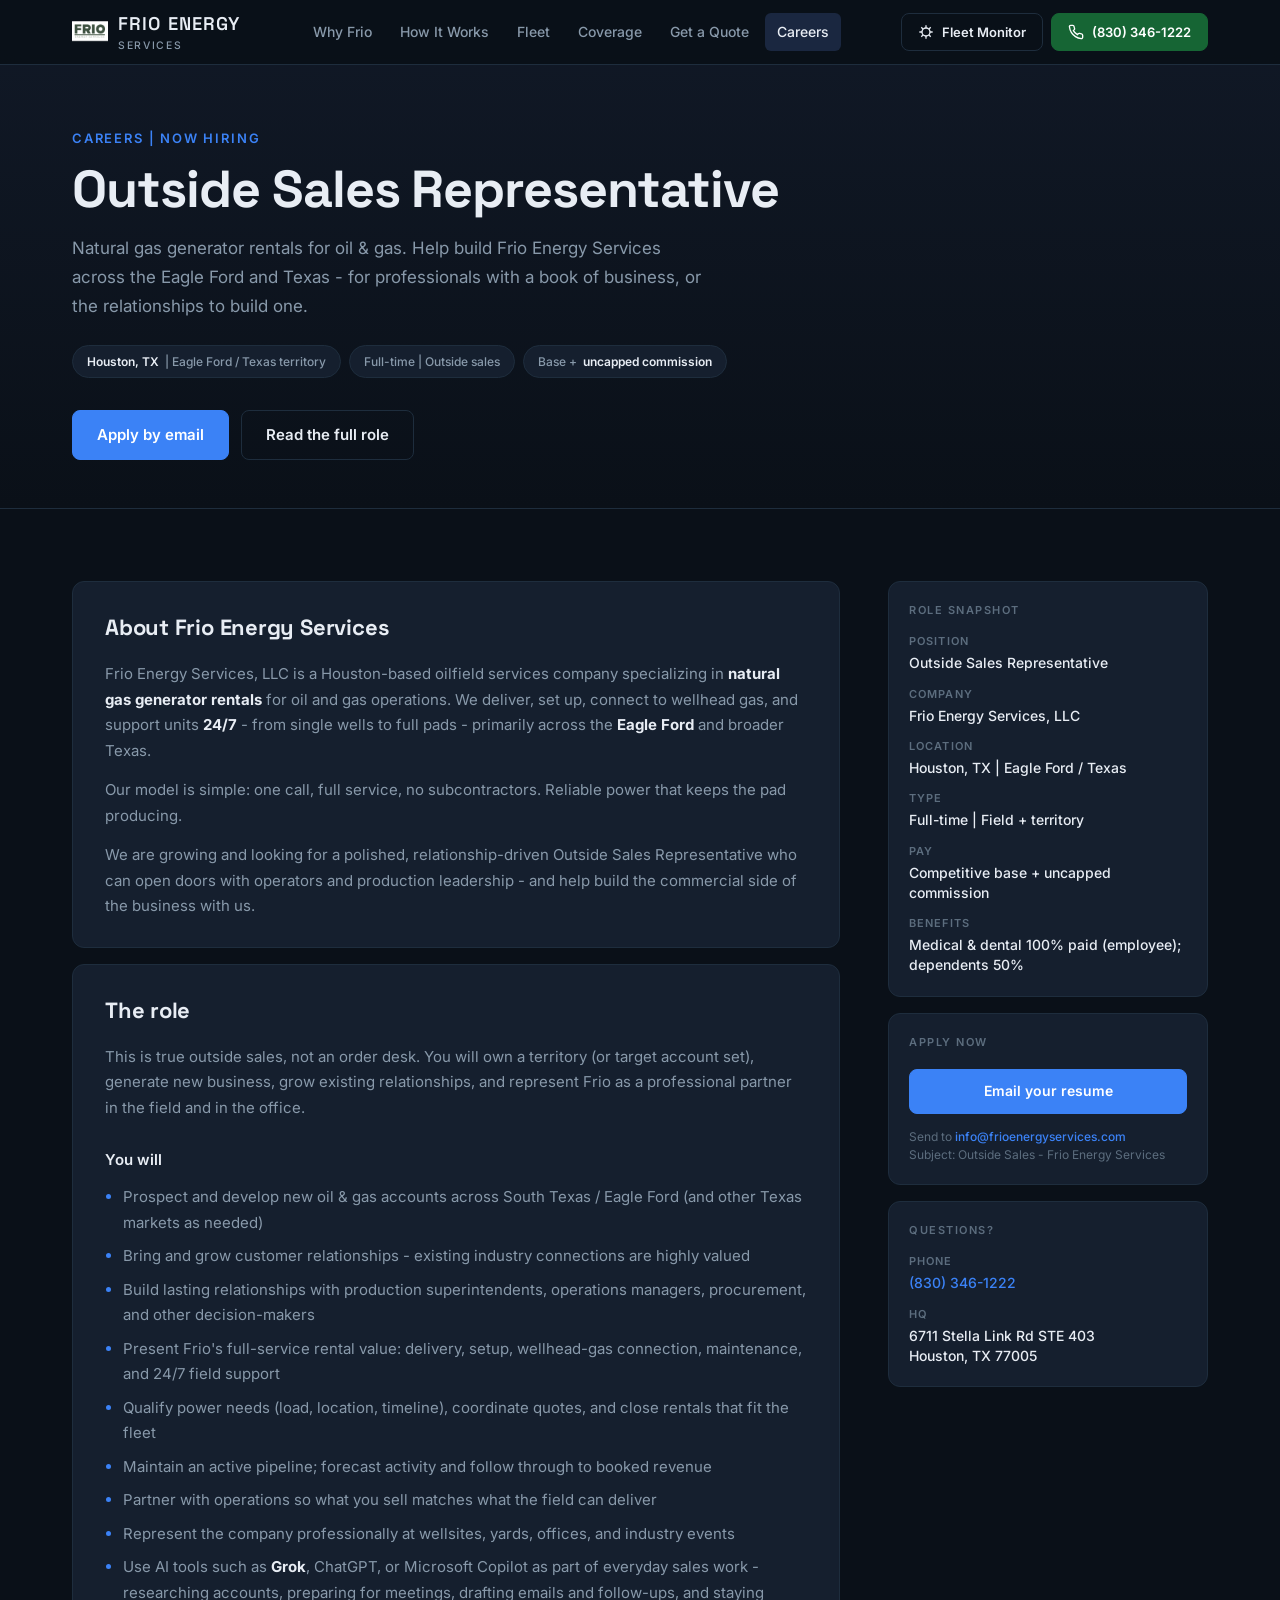
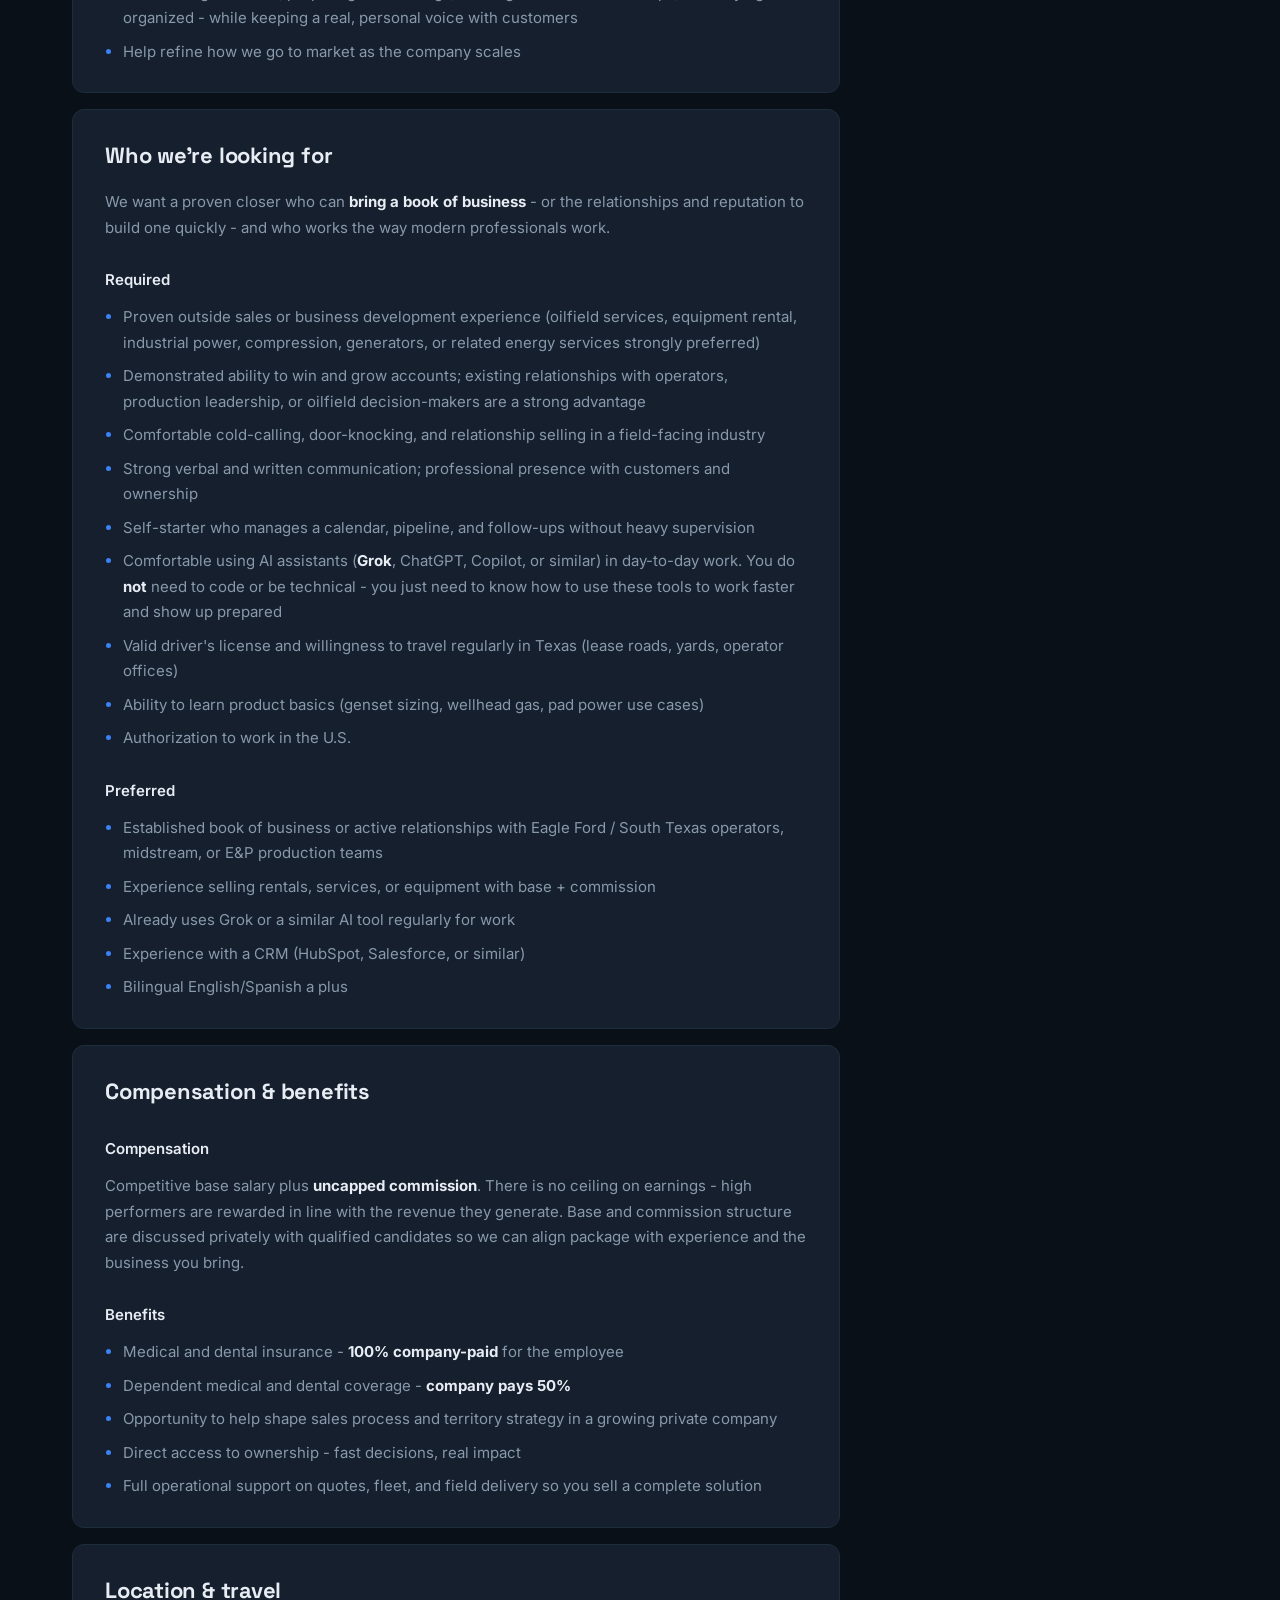
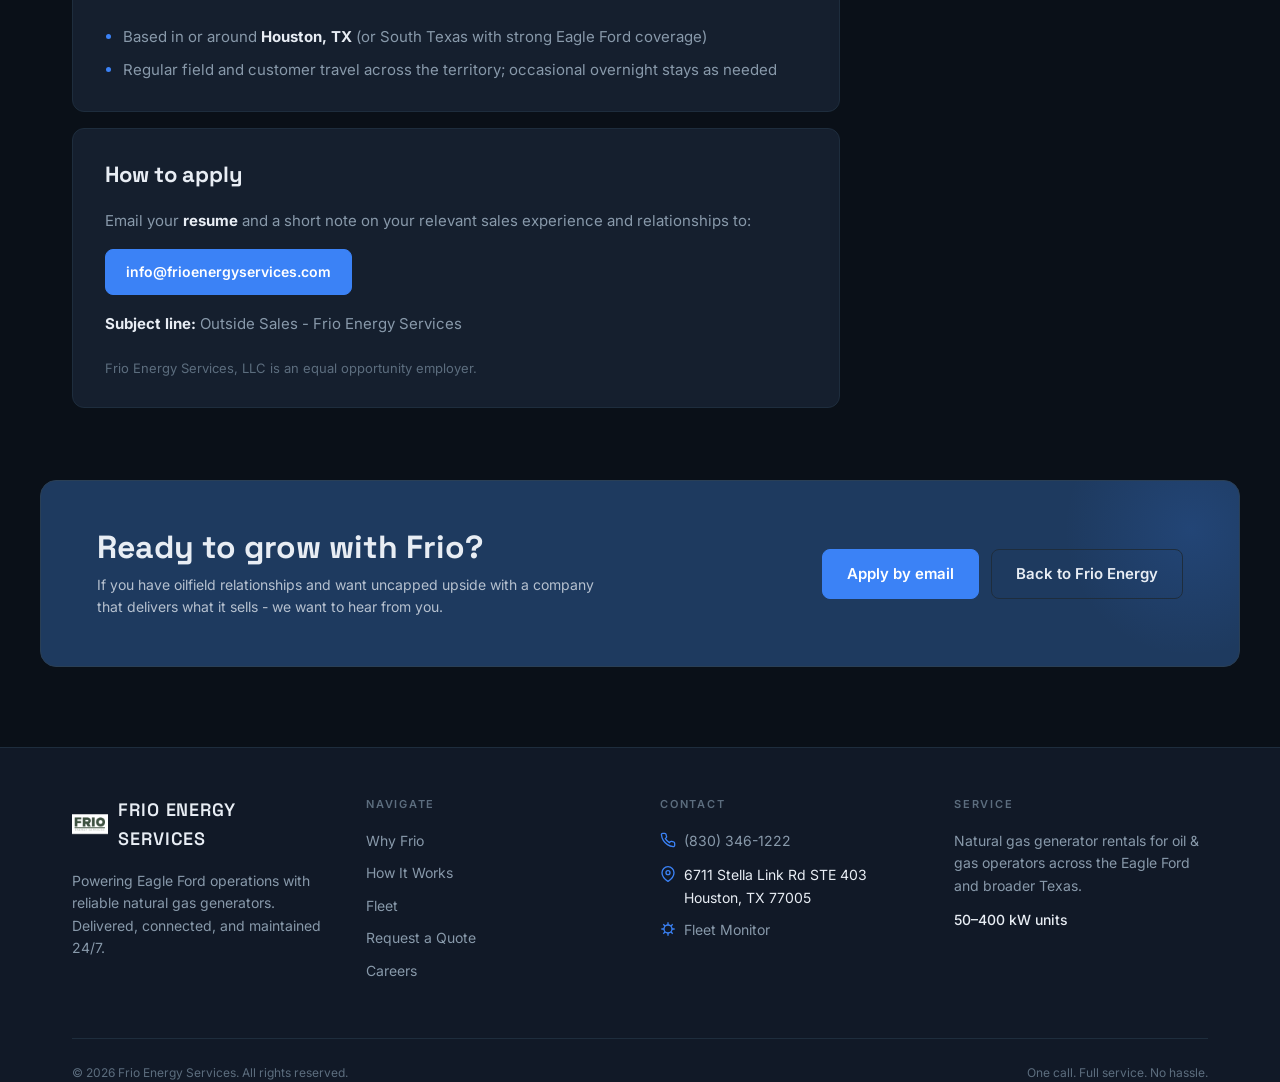
<file: careers.html>
<!DOCTYPE html>
<html lang="en">
<head>
<meta charset="UTF-8">
<meta name="viewport" content="width=device-width, initial-scale=1.0">
<title>Careers - Outside Sales Representative | Frio Energy Services</title>
<meta name="description" content="Frio Energy Services is hiring an Outside Sales Representative for natural gas generator rentals across the Eagle Ford and Texas. Competitive base + uncapped commission.">
<link rel="canonical" href="https://frioenergyservices.com/careers.html">
<link rel="icon" href="/images/logo-icon.png">
<link rel="preconnect" href="https://fonts.googleapis.com">
<link href="https://fonts.googleapis.com/css2?family=Inter:wght@400;500;600;700&family=Space+Grotesk:wght@500;600;700&display=swap" rel="stylesheet">
<meta property="og:title" content="Careers - Outside Sales - Frio Energy Services">
<meta property="og:description" content="Join Frio Energy Services. Outside Sales Representative - natural gas generator rentals, Eagle Ford / Texas. Base + uncapped commission.">
<meta property="og:url" content="https://frioenergyservices.com/careers.html">
<meta property="og:type" content="website">
<style>
*,*::before,*::after{box-sizing:border-box;margin:0;padding:0}
:root{
--bg:#0a1018;--bg-el:#111927;--surface:#151f2e;--surface-2:#1a2740;
--border:#1e2d3d;--border-strong:#2a3f55;
--fg:#e8edf4;--muted:#8899aa;--subtle:#5c6d7e;
--accent:#3b82f6;--accent-soft:#60a5fa;
--primary:#1e3a5f;--success:#22c55e;--warn:#ef4444;
--font-sans:'Inter',system-ui,sans-serif;
--font-display:'Space Grotesk','Inter',sans-serif;
}
html{scroll-behavior:smooth}
body{font-family:var(--font-sans);background:var(--bg);color:var(--fg);line-height:1.6;-webkit-font-smoothing:antialiased}
a{color:inherit;text-decoration:none}
img{display:block;max-width:100%}
.container{max-width:1200px;margin:0 auto;padding:0 1.5rem}
@media(min-width:640px){.container{padding:0 2rem}}

/* Header */
.header{position:fixed;top:0;left:0;right:0;z-index:50;transition:background .2s,border-color .2s;border-bottom:1px solid transparent;background:rgba(10,16,24,.95);backdrop-filter:blur(12px);border-color:var(--border)}
.header-inner{display:flex;align-items:center;justify-content:space-between;height:4rem;gap:1rem}
.logo{display:flex;align-items:center;gap:.625rem}
.logo img{height:2.25rem;width:2.25rem;border-radius:4px;object-fit:contain}
.logo-text{font-family:var(--font-display);font-size:1.15rem;font-weight:600;text-transform:uppercase;letter-spacing:.06em}
.logo-sub{font-size:.65rem;font-weight:500;text-transform:uppercase;letter-spacing:.16em;color:var(--muted);display:none}
@media(min-width:640px){.logo-sub{display:block}}
nav.desktop{display:none;align-items:center;gap:.25rem}
@media(min-width:1024px){nav.desktop{display:flex}}
nav.desktop a{padding:.5rem .75rem;font-size:.875rem;font-weight:500;color:var(--muted);border-radius:6px;transition:all .15s}
nav.desktop a:hover,nav.desktop a.active{background:var(--surface-2);color:var(--fg)}
.header-btns{display:none;align-items:center;gap:.5rem}
@media(min-width:768px){.header-btns{display:flex}}
.btn{display:inline-flex;align-items:center;justify-content:center;gap:.5rem;font-size:.875rem;font-weight:600;border-radius:8px;padding:.625rem 1.25rem;border:1px solid transparent;cursor:pointer;transition:all .15s;text-decoration:none;white-space:nowrap}
.btn-primary{background:var(--accent);color:#fff;border-color:var(--accent)}
.btn-primary:hover{background:#2563eb}
.btn-outline{background:transparent;color:var(--fg);border-color:var(--border)}
.btn-outline:hover{background:var(--surface-2);border-color:var(--border-strong)}
.btn-phone{background:#166534;color:#fff;border-color:#166534}
.btn-phone:hover{background:#15803d}
.btn-sm{padding:.5rem 1rem;font-size:.8125rem}
.btn-lg{padding:.75rem 1.5rem;font-size:.9375rem}
.mobile-toggle{display:flex;align-items:center;justify-content:center;width:2.75rem;height:2.75rem;border-radius:8px;border:1px solid var(--border);background:var(--surface);color:var(--fg);cursor:pointer;font-size:1.25rem}
@media(min-width:768px){.mobile-toggle{display:none}}
.mobile-nav{display:none;border-top:1px solid var(--border);background:var(--bg);padding:1rem 1.5rem}
.mobile-nav.open{display:flex;flex-direction:column;gap:.25rem}
.mobile-nav a{padding:.75rem;font-size:1rem;font-weight:500;border-radius:8px}
.mobile-nav a:hover{background:var(--surface-2)}
.mobile-cta{margin-top:.5rem;display:flex;align-items:center;justify-content:center;gap:.5rem;height:3rem;border-radius:8px;background:var(--fg);color:var(--bg);font-size:.875rem;font-weight:600}
@media(min-width:768px){.mobile-nav{display:none!important}}

/* Page hero */
.page-hero{padding:8rem 0 3rem;border-bottom:1px solid var(--border);background:linear-gradient(180deg,var(--bg-el) 0%,var(--bg) 100%)}
.eyebrow{font-size:.8125rem;font-weight:600;text-transform:uppercase;letter-spacing:.14em;color:var(--accent)}
.page-hero h1{font-family:var(--font-display);font-size:clamp(2rem,5vw,3.25rem);font-weight:700;line-height:1.1;margin-top:.75rem;letter-spacing:-.02em}
.page-hero .lede{margin-top:1rem;max-width:40rem;font-size:1.0625rem;line-height:1.7;color:var(--muted)}
.hero-meta{margin-top:1.5rem;display:flex;flex-wrap:wrap;gap:.5rem}
.chip{display:inline-flex;align-items:center;gap:.375rem;border:1px solid var(--border);background:var(--surface);border-radius:9999px;padding:.375rem .875rem;font-size:.75rem;font-weight:500;color:var(--muted)}
.chip strong{color:var(--fg);font-weight:600}
.hero-actions{margin-top:2rem;display:flex;flex-wrap:wrap;gap:.75rem}

/* Layout */
.section{padding:3.5rem 0}
@media(min-width:640px){.section{padding:4.5rem 0}}
.job-layout{display:grid;gap:2.5rem}
@media(min-width:1024px){.job-layout{grid-template-columns:1fr 320px;gap:3rem;align-items:start}}
.job-main h2{font-family:var(--font-display);font-size:1.375rem;font-weight:700;margin-bottom:1rem;letter-spacing:-.01em}
.job-main h3{font-size:.9375rem;font-weight:600;margin:1.75rem 0 .75rem;color:var(--fg)}
.job-main p,.job-main li{font-size:.9375rem;line-height:1.7;color:var(--muted)}
.job-main p + p{margin-top:.875rem}
.job-main ul{margin:.75rem 0 0 1.15rem;display:flex;flex-direction:column;gap:.5rem}
.job-main li::marker{color:var(--accent)}
.job-block{border:1px solid var(--border);border-radius:12px;background:var(--surface);padding:1.5rem;margin-bottom:1rem}
@media(min-width:640px){.job-block{padding:1.75rem 2rem}}
.job-block:last-child{margin-bottom:0}

/* Sidebar */
.sidebar{display:flex;flex-direction:column;gap:1rem}
@media(min-width:1024px){.sidebar{position:sticky;top:5.5rem}}
.side-card{border:1px solid var(--border);border-radius:12px;background:var(--surface);padding:1.25rem}
.side-card h3{font-size:.6875rem;font-weight:600;text-transform:uppercase;letter-spacing:.14em;color:var(--subtle);margin-bottom:.875rem}
.side-list{list-style:none;display:flex;flex-direction:column;gap:.75rem;font-size:.875rem}
.side-list li{display:flex;flex-direction:column;gap:.15rem}
.side-list .label{font-size:.6875rem;font-weight:600;text-transform:uppercase;letter-spacing:.1em;color:var(--subtle)}
.side-list .value{color:var(--fg);font-weight:500;line-height:1.45}
.side-card .btn{width:100%;margin-top:.25rem}
.side-note{margin-top:.875rem;font-size:.75rem;line-height:1.5;color:var(--subtle)}
.side-note a{color:var(--accent);font-weight:500}
.side-note a:hover{text-decoration:underline}

/* CTA band */
.cta-band{padding:0 1.5rem 4rem}
@media(min-width:640px){.cta-band{padding:0 2rem 5rem}}
.cta-inner{max-width:1200px;margin:0 auto;border:1px solid var(--border-strong);border-radius:16px;background:var(--primary);position:relative;overflow:hidden}
.cta-glow{position:absolute;top:-5rem;right:-5rem;width:16rem;height:16rem;border-radius:50%;background:radial-gradient(circle,rgba(59,130,246,.5),transparent 70%);opacity:.3;pointer-events:none}
.cta-content{position:relative;padding:2.5rem 1.5rem;display:flex;flex-direction:column;gap:1.5rem}
@media(min-width:640px){.cta-content{padding:3rem 2.5rem}}
@media(min-width:1024px){.cta-content{flex-direction:row;align-items:center;justify-content:space-between;padding:3rem 3.5rem}}
.cta-content h2{font-family:var(--font-display);font-size:clamp(1.5rem,3vw,2rem);font-weight:700;line-height:1.15}
.cta-content p{margin-top:.5rem;font-size:.875rem;line-height:1.6;color:rgba(232,237,244,.75);max-width:32rem}
.cta-btns{display:flex;flex-direction:column;gap:.75rem}
@media(min-width:640px){.cta-btns{flex-direction:row}}

/* Footer */
footer{border-top:1px solid var(--border);background:var(--bg-el)}
.footer-grid{display:grid;gap:2.5rem;padding:3rem 0}
@media(min-width:640px){.footer-grid{grid-template-columns:1fr 1fr}}
@media(min-width:1024px){.footer-grid{grid-template-columns:1fr 1fr 1fr 1fr}}
.footer-brand p{margin-top:1rem;max-width:24rem;font-size:.875rem;line-height:1.6;color:var(--muted)}
.footer-col h3{font-size:.6875rem;font-weight:600;text-transform:uppercase;letter-spacing:.16em;color:var(--subtle)}
.footer-col ul{margin-top:1rem;list-style:none;display:flex;flex-direction:column;gap:.625rem;font-size:.875rem}
.footer-col a{color:var(--muted);transition:color .15s}
.footer-col a:hover{color:var(--fg)}
.footer-col li .icon-text{display:inline-flex;align-items:flex-start;gap:.5rem}
.footer-col li .icon-text svg{margin-top:.125rem;flex-shrink:0;color:var(--accent)}
.footer-bottom{display:flex;flex-direction:column;gap:.75rem;border-top:1px solid var(--border);padding-top:1.5rem;margin-top:.5rem;font-size:.75rem;color:var(--subtle)}
@media(min-width:640px){.footer-bottom{flex-direction:row;justify-content:space-between;align-items:center}}
.icon{display:inline-block;width:1rem;height:1rem;vertical-align:middle}
</style>
</head>
<body>

<!-- Header -->
<header class="header" id="site-header">
<div class="container header-inner">
 <a href="/" class="logo">
 <img src="/images/logo-icon.png" alt="Frio Energy Services" width="40" height="40">
 <div>
 <div class="logo-text">Frio Energy</div>
 <div class="logo-sub">Services</div>
 </div>
 </a>
 <nav class="desktop">
 <a href="/#why">Why Frio</a>
 <a href="/#process">How It Works</a>
 <a href="/#fleet">Fleet</a>
 <a href="/#coverage">Coverage</a>
 <a href="/#quote">Get a Quote</a>
 <a href="/careers.html" class="active">Careers</a>
 </nav>
 <div class="header-btns">
 <a href="https://tracker.frioenergyservices.com" target="_blank" rel="noopener" class="btn btn-outline btn-sm">
 <svg class="icon" fill="none" stroke="currentColor" stroke-width="2" viewBox="0 0 24 24"><circle cx="12" cy="12" r="6"/><path d="M12 2v4M12 18v4M4.93 4.93l2.83 2.83M16.24 16.24l2.83 2.83M2 12h4M18 12h4M4.93 19.07l2.83-2.83M16.24 7.76l2.83-2.83"/></svg>
 Fleet Monitor
 </a>
 <a href="tel:+18303461222" class="btn btn-phone btn-sm">
 <svg class="icon" fill="none" stroke="currentColor" stroke-width="2" viewBox="0 0 24 24"><path d="M22 16.92v3a2 2 0 01-2.18 2 19.79 19.79 0 01-8.63-3.07 19.5 19.5 0 01-6-6 19.79 19.79 0 01-3.07-8.67A2 2 0 014.11 2h3a2 2 0 012 1.72c.127.96.361 1.903.7 2.81a2 2 0 01-.45 2.11L8.09 9.91a16 16 0 006 6l1.27-1.27a2 2 0 012.11-.45c.907.339 1.85.573 2.81.7A2 2 0 0122 16.92z"/></svg>
 (830) 346-1222
 </a>
 </div>
 <button class="mobile-toggle" onclick="document.getElementById('mobile-nav').classList.toggle('open')" aria-label="Menu">&#9776;</button>
</div>
<div id="mobile-nav" class="mobile-nav">
 <a href="/#why" onclick="closeMobile()">Why Frio</a>
 <a href="/#process" onclick="closeMobile()">How It Works</a>
 <a href="/#fleet" onclick="closeMobile()">Fleet</a>
 <a href="/#coverage" onclick="closeMobile()">Coverage</a>
 <a href="/#quote" onclick="closeMobile()">Get a Quote</a>
 <a href="/careers.html" onclick="closeMobile()">Careers</a>
 <a href="https://tracker.frioenergyservices.com" target="_blank" rel="noopener" onclick="closeMobile()" style="color:var(--muted)">Fleet Monitor</a>
 <a href="tel:+18303461222" class="mobile-cta" onclick="closeMobile()">Call (830) 346-1222</a>
</div>
</header>

<!-- Page hero -->
<section class="page-hero">
 <div class="container">
 <div class="eyebrow">Careers | Now hiring</div>
 <h1>Outside Sales Representative</h1>
 <p class="lede">Natural gas generator rentals for oil &amp; gas. Help build Frio Energy Services across the Eagle Ford and Texas - for professionals with a book of business, or the relationships to build one.</p>
 <div class="hero-meta">
 <span class="chip"><strong>Houston, TX</strong> | Eagle Ford / Texas territory</span>
 <span class="chip">Full-time | Outside sales</span>
 <span class="chip">Base + <strong>uncapped commission</strong></span>
 </div>
 <div class="hero-actions">
 <a href="mailto:info@frioenergyservices.com?subject=Outside%20Sales%20-%20Frio%20Energy%20Services" class="btn btn-primary btn-lg">Apply by email</a>
 <a href="#role" class="btn btn-outline btn-lg">Read the full role</a>
 </div>
 </div>
</section>

<!-- Job body -->
<section class="section" id="role">
 <div class="container job-layout">
 <div class="job-main">

 <div class="job-block">
 <h2>About Frio Energy Services</h2>
 <p>Frio Energy Services, LLC is a Houston-based oilfield services company specializing in <strong style="color:var(--fg)">natural gas generator rentals</strong> for oil and gas operations. We deliver, set up, connect to wellhead gas, and support units <strong style="color:var(--fg)">24/7</strong> - from single wells to full pads - primarily across the <strong style="color:var(--fg)">Eagle Ford</strong> and broader Texas.</p>
 <p>Our model is simple: one call, full service, no subcontractors. Reliable power that keeps the pad producing.</p>
 <p>We are growing and looking for a polished, relationship-driven Outside Sales Representative who can open doors with operators and production leadership - and help build the commercial side of the business with us.</p>
 </div>

 <div class="job-block">
 <h2>The role</h2>
 <p>This is true outside sales, not an order desk. You will own a territory (or target account set), generate new business, grow existing relationships, and represent Frio as a professional partner in the field and in the office.</p>
 <h3>You will</h3>
 <ul>
 <li>Prospect and develop new oil &amp; gas accounts across South Texas / Eagle Ford (and other Texas markets as needed)</li>
 <li>Bring and grow customer relationships - existing industry connections are highly valued</li>
 <li>Build lasting relationships with production superintendents, operations managers, procurement, and other decision-makers</li>
 <li>Present Frio's full-service rental value: delivery, setup, wellhead-gas connection, maintenance, and 24/7 field support</li>
 <li>Qualify power needs (load, location, timeline), coordinate quotes, and close rentals that fit the fleet</li>
 <li>Maintain an active pipeline; forecast activity and follow through to booked revenue</li>
 <li>Partner with operations so what you sell matches what the field can deliver</li>
 <li>Represent the company professionally at wellsites, yards, offices, and industry events</li>
 <li>Use AI tools such as <strong style="color:var(--fg)">Grok</strong>, ChatGPT, or Microsoft Copilot as part of everyday sales work - researching accounts, preparing for meetings, drafting emails and follow-ups, and staying organized - while keeping a real, personal voice with customers</li>
 <li>Help refine how we go to market as the company scales</li>
 </ul>
 </div>

 <div class="job-block">
 <h2>Who we're looking for</h2>
 <p>We want a proven closer who can <strong style="color:var(--fg)">bring a book of business</strong> - or the relationships and reputation to build one quickly - and who works the way modern professionals work.</p>
 <h3>Required</h3>
 <ul>
 <li>Proven outside sales or business development experience (oilfield services, equipment rental, industrial power, compression, generators, or related energy services strongly preferred)</li>
 <li>Demonstrated ability to win and grow accounts; existing relationships with operators, production leadership, or oilfield decision-makers are a strong advantage</li>
 <li>Comfortable cold-calling, door-knocking, and relationship selling in a field-facing industry</li>
 <li>Strong verbal and written communication; professional presence with customers and ownership</li>
 <li>Self-starter who manages a calendar, pipeline, and follow-ups without heavy supervision</li>
 <li>Comfortable using AI assistants (<strong style="color:var(--fg)">Grok</strong>, ChatGPT, Copilot, or similar) in day-to-day work. You do <strong style="color:var(--fg)">not</strong> need to code or be technical - you just need to know how to use these tools to work faster and show up prepared</li>
 <li>Valid driver's license and willingness to travel regularly in Texas (lease roads, yards, operator offices)</li>
 <li>Ability to learn product basics (genset sizing, wellhead gas, pad power use cases)</li>
 <li>Authorization to work in the U.S.</li>
 </ul>
 <h3>Preferred</h3>
 <ul>
 <li>Established book of business or active relationships with Eagle Ford / South Texas operators, midstream, or E&amp;P production teams</li>
 <li>Experience selling rentals, services, or equipment with base + commission</li>
 <li>Already uses Grok or a similar AI tool regularly for work</li>
 <li>Experience with a CRM (HubSpot, Salesforce, or similar)</li>
 <li>Bilingual English/Spanish a plus</li>
 </ul>
 </div>

 <div class="job-block">
 <h2>Compensation &amp; benefits</h2>
 <h3>Compensation</h3>
 <p>Competitive base salary plus <strong style="color:var(--fg)">uncapped commission</strong>. There is no ceiling on earnings - high performers are rewarded in line with the revenue they generate. Base and commission structure are discussed privately with qualified candidates so we can align package with experience and the business you bring.</p>
 <h3>Benefits</h3>
 <ul>
 <li>Medical and dental insurance - <strong style="color:var(--fg)">100% company-paid</strong> for the employee</li>
 <li>Dependent medical and dental coverage - <strong style="color:var(--fg)">company pays 50%</strong></li>
 <li>Opportunity to help shape sales process and territory strategy in a growing private company</li>
 <li>Direct access to ownership - fast decisions, real impact</li>
 <li>Full operational support on quotes, fleet, and field delivery so you sell a complete solution</li>
 </ul>
 </div>

 <div class="job-block">
 <h2>Location &amp; travel</h2>
 <ul>
 <li>Based in or around <strong style="color:var(--fg)">Houston, TX</strong> (or South Texas with strong Eagle Ford coverage)</li>
 <li>Regular field and customer travel across the territory; occasional overnight stays as needed</li>
 </ul>
 </div>

 <div class="job-block" id="apply">
 <h2>How to apply</h2>
 <p>Email your <strong style="color:var(--fg)">resume</strong> and a short note on your relevant sales experience and relationships to:</p>
 <p style="margin-top:1rem"><a href="mailto:info@frioenergyservices.com?subject=Outside%20Sales%20-%20Frio%20Energy%20Services" class="btn btn-primary">info@frioenergyservices.com</a></p>
 <p style="margin-top:1rem"><strong style="color:var(--fg)">Subject line:</strong> Outside Sales - Frio Energy Services</p>
 <p style="margin-top:1.25rem;font-size:.8125rem;color:var(--subtle)">Frio Energy Services, LLC is an equal opportunity employer.</p>
 </div>

 </div>

 <!-- Sidebar -->
 <aside class="sidebar">
 <div class="side-card">
 <h3>Role snapshot</h3>
 <ul class="side-list">
 <li>
 <span class="label">Position</span>
 <span class="value">Outside Sales Representative</span>
 </li>
 <li>
 <span class="label">Company</span>
 <span class="value">Frio Energy Services, LLC</span>
 </li>
 <li>
 <span class="label">Location</span>
 <span class="value">Houston, TX | Eagle Ford / Texas</span>
 </li>
 <li>
 <span class="label">Type</span>
 <span class="value">Full-time | Field + territory</span>
 </li>
 <li>
 <span class="label">Pay</span>
 <span class="value">Competitive base + uncapped commission</span>
 </li>
 <li>
 <span class="label">Benefits</span>
 <span class="value">Medical &amp; dental 100% paid (employee); dependents 50%</span>
 </li>
 </ul>
 </div>
 <div class="side-card">
 <h3>Apply now</h3>
 <a href="mailto:info@frioenergyservices.com?subject=Outside%20Sales%20-%20Frio%20Energy%20Services" class="btn btn-primary">Email your resume</a>
 <p class="side-note">
 Send to <a href="mailto:info@frioenergyservices.com">info@frioenergyservices.com</a><br>
 Subject: Outside Sales - Frio Energy Services
 </p>
 </div>
 <div class="side-card">
 <h3>Questions?</h3>
 <ul class="side-list">
 <li>
 <span class="label">Phone</span>
 <span class="value"><a href="tel:+18303461222" style="color:var(--accent)">(830) 346-1222</a></span>
 </li>
 <li>
 <span class="label">HQ</span>
 <span class="value">6711 Stella Link Rd STE 403<br>Houston, TX 77005</span>
 </li>
 </ul>
 </div>
 </aside>
 </div>
</section>

<!-- CTA -->
<section class="cta-band">
 <div class="cta-inner">
 <div class="cta-glow"></div>
 <div class="cta-content">
 <div>
 <h2>Ready to grow with Frio?</h2>
 <p>If you have oilfield relationships and want uncapped upside with a company that delivers what it sells - we want to hear from you.</p>
 </div>
 <div class="cta-btns">
 <a href="mailto:info@frioenergyservices.com?subject=Outside%20Sales%20-%20Frio%20Energy%20Services" class="btn btn-primary btn-lg">Apply by email</a>
 <a href="/" class="btn btn-outline btn-lg">Back to Frio Energy</a>
 </div>
 </div>
 </div>
</section>

<!-- Footer -->
<footer>
<div class="container">
 <div class="footer-grid">
 <div class="footer-brand">
 <div class="logo">
 <img src="/images/logo-icon.png" alt="" width="36" height="36" style="height:2.25rem;width:2.25rem;border-radius:4px;object-fit:contain">
 <div style="font-family:var(--font-display);font-size:1.125rem;font-weight:600;text-transform:uppercase;letter-spacing:.05em">Frio Energy Services</div>
 </div>
 <p>Powering Eagle Ford operations with reliable natural gas generators. Delivered, connected, and maintained 24/7.</p>
 </div>
 <div class="footer-col">
 <h3>Navigate</h3>
 <ul>
 <li><a href="/#why">Why Frio</a></li>
 <li><a href="/#process">How It Works</a></li>
 <li><a href="/#fleet">Fleet</a></li>
 <li><a href="/#quote">Request a Quote</a></li>
 <li><a href="/careers.html">Careers</a></li>
 </ul>
 </div>
 <div class="footer-col">
 <h3>Contact</h3>
 <ul>
 <li><a href="tel:+18303461222" class="icon-text"><svg width="16" height="16" fill="none" stroke="#3b82f6" stroke-width="2" viewBox="0 0 24 24"><path d="M22 16.92v3a2 2 0 01-2.18 2 19.79 19.79 0 01-8.63-3.07 19.5 19.5 0 01-6-6 19.79 19.79 0 01-3.07-8.67A2 2 0 014.11 2h3a2 2 0 012 1.72c.127.96.361 1.903.7 2.81a2 2 0 01-.45 2.11L8.09 9.91a16 16 0 006 6l1.27-1.27a2 2 0 012.11-.45c.907.339 1.85.573 2.81.7A2 2 0 0122 16.92z"/></svg> (830) 346-1222</a></li>
 <li><span class="icon-text"><svg width="16" height="16" fill="none" stroke="#3b82f6" stroke-width="2" viewBox="0 0 24 24"><path d="M21 10c0 7-9 13-9 13s-9-6-9-13a9 9 0 0118 0z"/><circle cx="12" cy="10" r="3"/></svg> <span>6711 Stella Link Rd STE 403<br>Houston, TX 77005</span></span></li>
 <li><a href="https://tracker.frioenergyservices.com" target="_blank" rel="noopener" class="icon-text"><svg width="16" height="16" fill="none" stroke="#3b82f6" stroke-width="2" viewBox="0 0 24 24"><circle cx="12" cy="12" r="6"/><path d="M12 2v4M12 18v4M4.93 4.93l2.83 2.83M16.24 16.24l2.83 2.83M2 12h4M18 12h4M4.93 19.07l2.83-2.83M16.24 7.76l2.83-2.83"/></svg> Fleet Monitor</a></li>
 </ul>
 </div>
 <div class="footer-col">
 <h3>Service</h3>
 <p style="margin-top:1rem;font-size:.875rem;line-height:1.6;color:var(--muted)">Natural gas generator rentals for oil &amp; gas operators across the Eagle Ford and broader Texas.</p>
 <p style="margin-top:.75rem;font-size:.875rem;font-weight:500">50&ndash;400 kW units</p>
 </div>
 </div>
 <div class="footer-bottom">
 <p>&copy; 2026 Frio Energy Services. All rights reserved.</p>
 <p>One call. Full service. No hassle.</p>
 </div>
</div>
</footer>

<script>
function closeMobile() {
 var nav = document.getElementById('mobile-nav');
 if (nav) nav.classList.remove('open');
}
</script>
</body>
</html>
</file>
<file: chat-widget.css>
/* Frio Grok chat widget */
.frio-chat-btn {
  position: fixed;
  right: 1.25rem;
  bottom: 1.25rem;
  z-index: 9998;
  display: inline-flex;
  align-items: center;
  gap: 0.5rem;
  border: none;
  border-radius: 9999px;
  padding: 0.85rem 1.15rem;
  font-family: inherit;
  font-size: 0.9rem;
  font-weight: 600;
  color: #fff;
  background: #3b82f6;
  box-shadow: 0 10px 30px rgba(0, 0, 0, 0.35);
  cursor: pointer;
  transition: background 0.15s, transform 0.15s;
}
.frio-chat-btn:hover {
  background: #2563eb;
  transform: translateY(-1px);
}
.frio-chat-btn svg {
  width: 1.15rem;
  height: 1.15rem;
}

.frio-chat-panel {
  position: fixed;
  right: 1.25rem;
  bottom: 5rem;
  z-index: 9999;
  width: min(380px, calc(100vw - 1.5rem));
  height: min(520px, calc(100vh - 7rem));
  display: none;
  flex-direction: column;
  border: 1px solid #1e2d3d;
  border-radius: 16px;
  background: #111927;
  color: #e8edf4;
  box-shadow: 0 20px 50px rgba(0, 0, 0, 0.45);
  overflow: hidden;
  font-family: inherit;
}
.frio-chat-panel.open {
  display: flex;
}

.frio-chat-header {
  display: flex;
  align-items: center;
  justify-content: space-between;
  gap: 0.75rem;
  padding: 0.9rem 1rem;
  border-bottom: 1px solid #1e2d3d;
  background: #151f2e;
}
.frio-chat-header h3 {
  margin: 0;
  font-size: 0.95rem;
  font-weight: 700;
}
.frio-chat-header p {
  margin: 0.15rem 0 0;
  font-size: 0.7rem;
  color: #8899aa;
}
.frio-chat-close {
  border: 1px solid #2a3f55;
  background: transparent;
  color: #e8edf4;
  border-radius: 8px;
  width: 2rem;
  height: 2rem;
  cursor: pointer;
  font-size: 1.1rem;
  line-height: 1;
}

.frio-chat-messages {
  flex: 1;
  overflow-y: auto;
  padding: 0.9rem;
  display: flex;
  flex-direction: column;
  gap: 0.65rem;
}
.frio-chat-bubble {
  max-width: 90%;
  padding: 0.65rem 0.8rem;
  border-radius: 12px;
  font-size: 0.875rem;
  line-height: 1.45;
  white-space: pre-wrap;
  word-wrap: break-word;
}
.frio-chat-bubble.bot {
  align-self: flex-start;
  background: #1a2740;
  border: 1px solid #1e2d3d;
  color: #e8edf4;
}
.frio-chat-bubble.user {
  align-self: flex-end;
  background: #1e3a5f;
  border: 1px solid #2a3f55;
  color: #fff;
}
.frio-chat-bubble.err {
  align-self: flex-start;
  background: rgba(239, 68, 68, 0.12);
  border: 1px solid rgba(239, 68, 68, 0.35);
  color: #fecaca;
}

.frio-chat-form {
  display: flex;
  gap: 0.5rem;
  padding: 0.75rem;
  border-top: 1px solid #1e2d3d;
  background: #151f2e;
}
.frio-chat-form input {
  flex: 1;
  height: 2.5rem;
  border: 1px solid #1e2d3d;
  border-radius: 8px;
  background: #0a1018;
  color: #e8edf4;
  padding: 0 0.75rem;
  font: inherit;
  font-size: 0.875rem;
  outline: none;
}
.frio-chat-form input:focus {
  border-color: #3b82f6;
}
.frio-chat-form button {
  border: none;
  border-radius: 8px;
  background: #3b82f6;
  color: #fff;
  font: inherit;
  font-weight: 600;
  font-size: 0.8125rem;
  padding: 0 0.9rem;
  cursor: pointer;
}
.frio-chat-form button:disabled {
  opacity: 0.55;
  cursor: not-allowed;
}
.frio-chat-hint {
  padding: 0 0.75rem 0.65rem;
  font-size: 0.68rem;
  color: #5c6d7e;
  background: #151f2e;
}
.frio-chat-hint a {
  color: #60a5fa;
}
</file>
